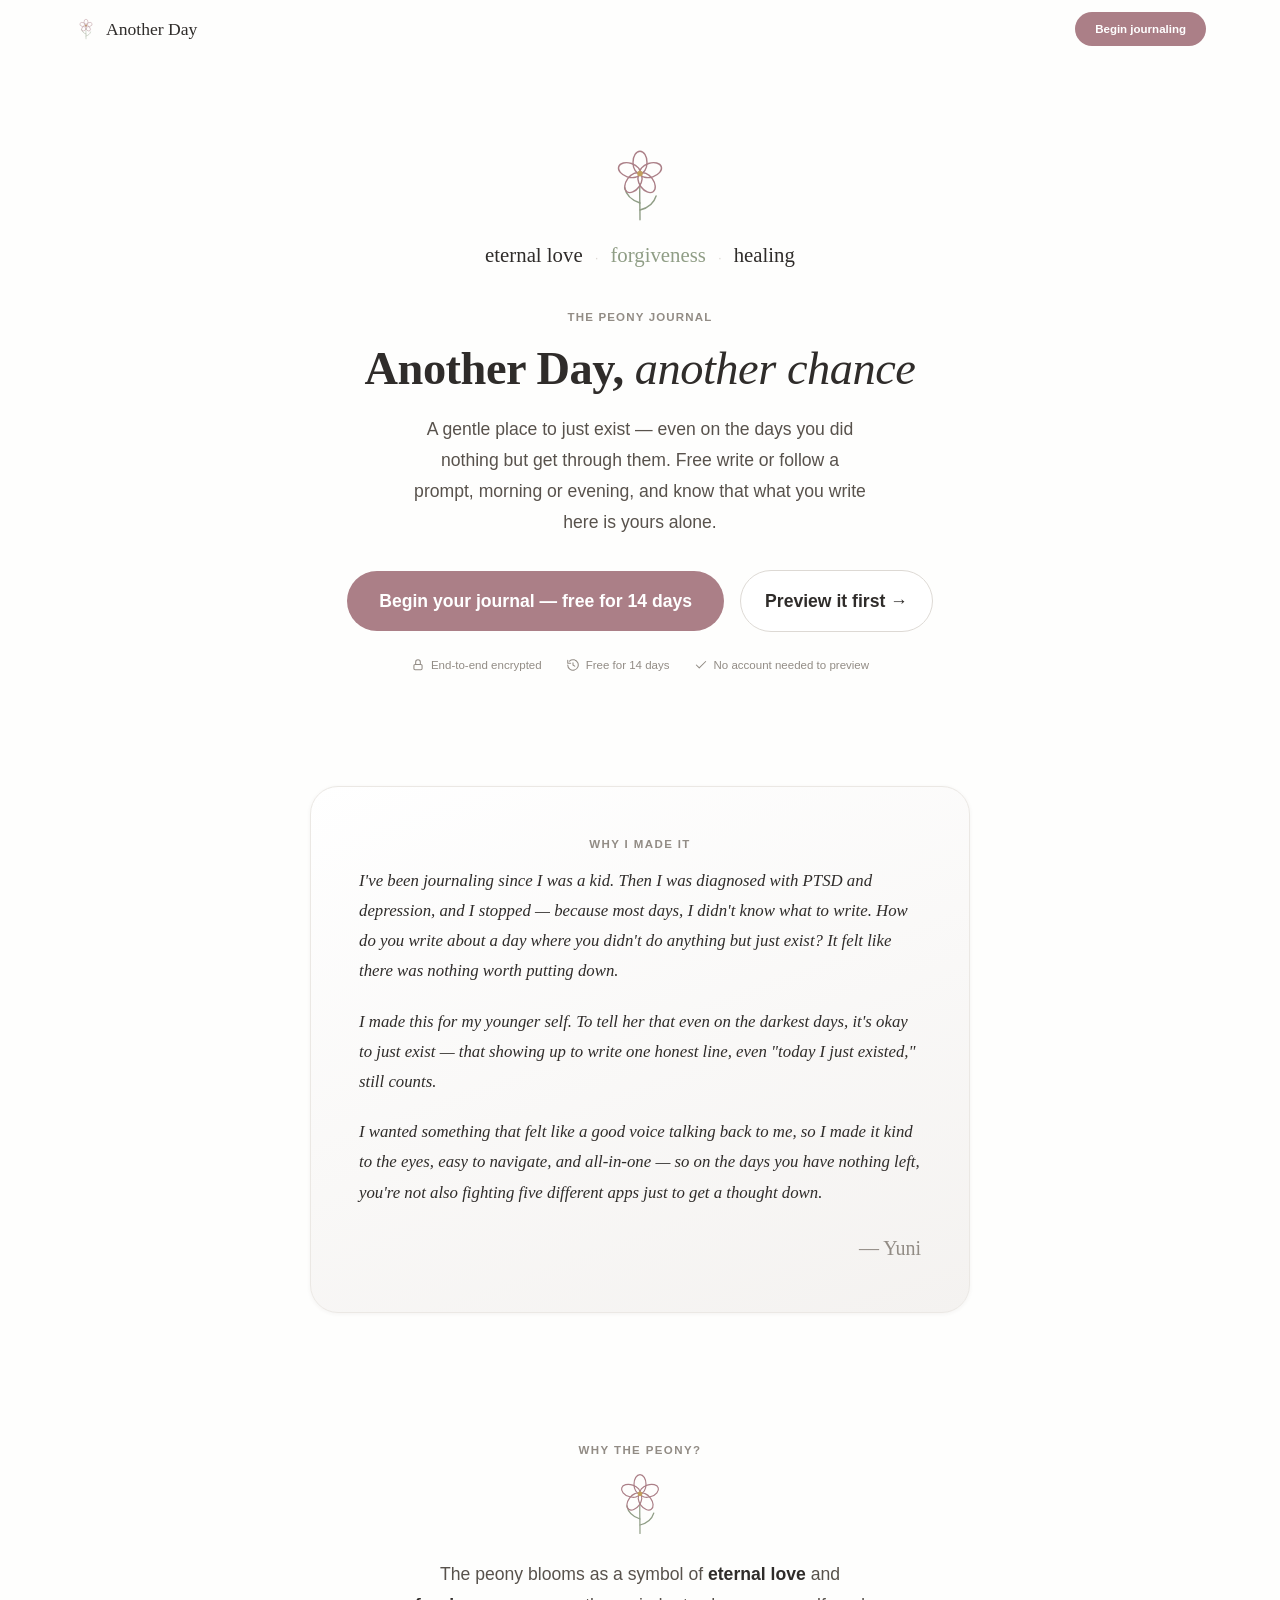
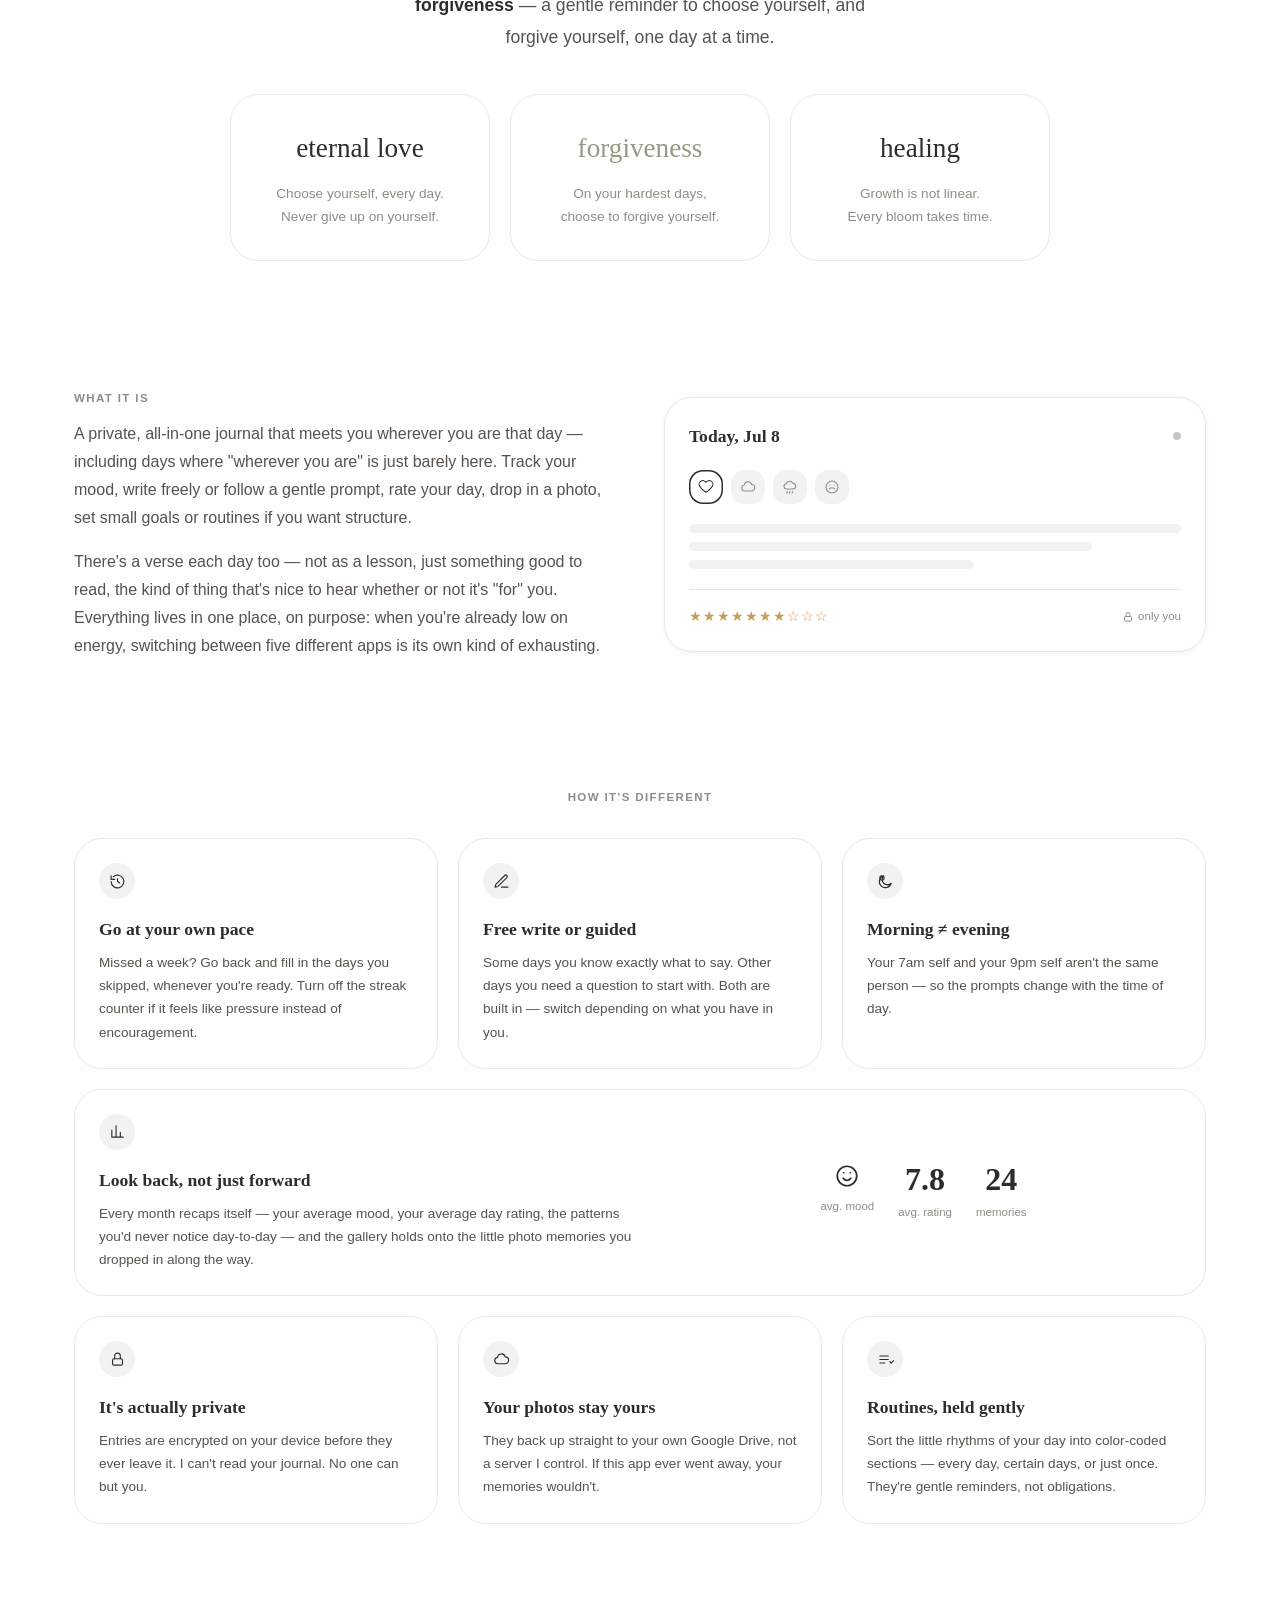
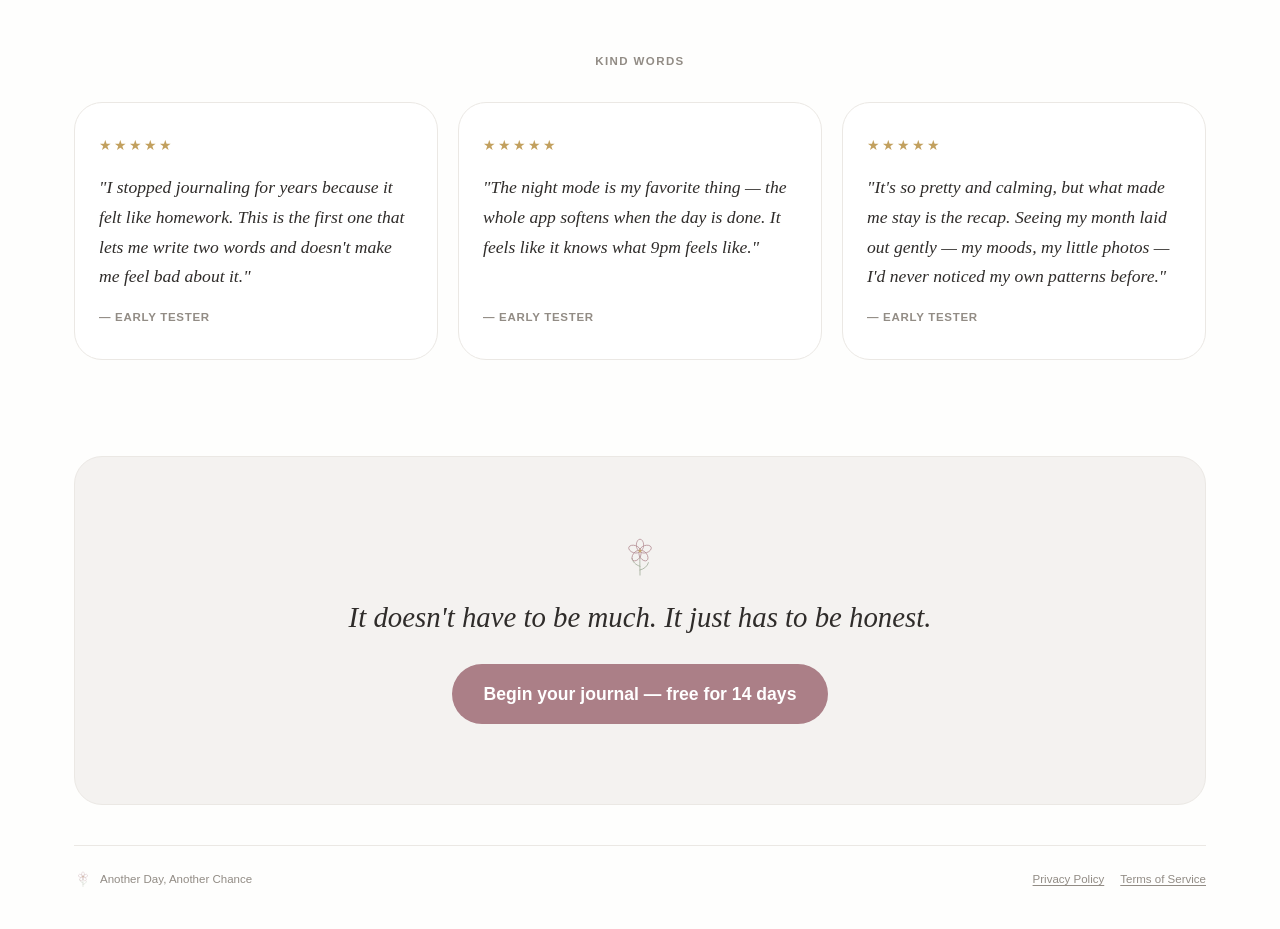
<file: start/index.html>
<!DOCTYPE html>
<html lang="en">
<head>
  <meta charset="UTF-8">
  <meta http-equiv="Content-Security-Policy" content="
    default-src 'self';
    script-src 'self' 'sha256-UXz6T5p+HVz9xkEXKgSUj+/r8+mtB6vbYKoWcYzki10=';
    style-src 'self' 'unsafe-inline' https://fonts.googleapis.com;
    font-src 'self' https://fonts.gstatic.com;
    img-src 'self' data:;
    connect-src 'self';
    base-uri 'self';
    form-action 'self';
    object-src 'none';
  ">
  <meta name="viewport" content="width=device-width, initial-scale=1.0, viewport-fit=cover">
  <meta name="theme-color" content="#b76e79">
  <link rel="icon" type="image/png" href="/assets/icon-192.png">
  <link rel="apple-touch-icon" href="/assets/apple-touch-icon.png">

  <title>Another Day, Another Chance — a gentle place to just exist</title>
  <meta name="description" content="A private journal for days you did nothing but exist. Free write or guided prompts, morning and evening, encrypted so only you can read it — and it's okay to write just one line.">

  <!-- Open Graph -->
  <meta property="og:title" content="Another Day, Another Chance">
  <meta property="og:description" content="A private journal for days you did nothing but exist. It's okay to write just one line.">
  <meta property="og:type" content="website">
  <meta property="og:image" content="/assets/icon-512.png">

  <!-- Fonts -->
  <link rel="preconnect" href="https://fonts.googleapis.com">
  <link rel="preconnect" href="https://fonts.gstatic.com" crossorigin>
  <link href="https://fonts.googleapis.com/css2?family=Cormorant+Garamond:ital,wght@0,400;0,500;0,600;0,700;1,400;1,500;1,600&family=Parisienne&family=Nunito:wght@300;400;500;600;700&family=Dancing+Script:wght@600;700&display=swap" rel="stylesheet">

  <!-- CSS — shared tokens/components from the app, plus this page's own layout -->
  <link rel="stylesheet" href="/css/variables.css">
  <link rel="stylesheet" href="/css/base.css">
  <link rel="stylesheet" href="/css/components.css">
  <link rel="stylesheet" href="/css/animations.css">
  <link rel="stylesheet" href="/css/landing.css">
</head>
<body class="landing-body">

  <!-- ── Nav ── -->
  <nav class="landing-nav" id="landing-nav">
    <div class="landing-nav-inner">
      <div class="landing-nav-brand">
        <svg viewBox="0 0 120 112" fill="none" xmlns="http://www.w3.org/2000/svg" aria-hidden="true"><g stroke="var(--color-accent-sage)" stroke-width="2" stroke-linecap="round"><path d="M60 104C60 78 59 64 60 52"/><path d="M60 80C48 76 40 68 38 58"/><path d="M60 90C72 87 80 80 83 70"/></g><g stroke="var(--color-accent-deep)" stroke-width="2" stroke-linejoin="round"><ellipse cx="60" cy="22" rx="10" ry="16"/><ellipse cx="60" cy="22" rx="10" ry="16" transform="rotate(72 60 38)"/><ellipse cx="60" cy="22" rx="10" ry="16" transform="rotate(144 60 38)"/><ellipse cx="60" cy="22" rx="10" ry="16" transform="rotate(216 60 38)"/><ellipse cx="60" cy="22" rx="10" ry="16" transform="rotate(288 60 38)"/></g><circle cx="60" cy="38" r="4" fill="var(--color-star-fill)"/></svg>
        Another Day
      </div>
      <a href="/coming-soon.html" class="btn btn-primary">Begin journaling</a>
    </div>
  </nav>

  <div class="landing-wrap">

    <!-- ── Hero ── -->
    <header class="landing-hero">
      <div class="landing-hero-inner animate-fade-in">

        <div class="landing-meanings">
          <svg class="landing-hero-mark" viewBox="0 0 120 112" fill="none" xmlns="http://www.w3.org/2000/svg" aria-hidden="true"><g stroke="var(--color-accent-sage)" stroke-width="2" stroke-linecap="round"><path d="M60 104C60 78 59 64 60 52"/><path d="M60 80C48 76 40 68 38 58"/><path d="M60 90C72 87 80 80 83 70"/></g><g stroke="var(--color-accent-deep)" stroke-width="2" stroke-linejoin="round"><ellipse cx="60" cy="22" rx="10" ry="16"/><ellipse cx="60" cy="22" rx="10" ry="16" transform="rotate(72 60 38)"/><ellipse cx="60" cy="22" rx="10" ry="16" transform="rotate(144 60 38)"/><ellipse cx="60" cy="22" rx="10" ry="16" transform="rotate(216 60 38)"/><ellipse cx="60" cy="22" rx="10" ry="16" transform="rotate(288 60 38)"/></g><circle cx="60" cy="38" r="4" fill="var(--color-star-fill)"/></svg>
          <div class="landing-meaning-row">
            <span class="landing-meaning-word rose">eternal love</span>
            <span class="landing-meaning-sep">·</span>
            <span class="landing-meaning-word sage">forgiveness</span>
            <span class="landing-meaning-sep">·</span>
            <span class="landing-meaning-word rose">healing</span>
          </div>
        </div>

        <div class="landing-hero-eyebrow">the peony journal</div>

        <h1 class="landing-hero-title">Another Day, <em>another chance</em></h1>

        <p class="landing-hero-sub">
          A gentle place to just exist — even on the days you did nothing
          but get through them. Free write or follow a prompt, morning or
          evening, and know that what you write here is yours alone.
        </p>

        <div class="landing-hero-actions">
          <a href="/coming-soon.html" class="btn btn-primary">Begin your journal — free for 14 days</a>
          <a href="/coming-soon.html" class="landing-hero-ghost">Preview it first →</a>
        </div>

        <div class="landing-trust-row">
          <span><svg viewBox="0 0 24 24" fill="none" stroke="currentColor" stroke-width="1.8" stroke-linecap="round" stroke-linejoin="round"><rect x="5" y="11" width="14" height="9" rx="2"/><path d="M8 11V7a4 4 0 0 1 8 0v4"/></svg> End-to-end encrypted</span>
          <span><svg viewBox="0 0 24 24" fill="none" stroke="currentColor" stroke-width="1.8" stroke-linecap="round" stroke-linejoin="round"><path d="M3 12a9 9 0 1 0 3-6.7"/><path d="M3 4v5h5"/><path d="M12 8v4l3 2"/></svg> Free for 14 days</span>
          <span><svg viewBox="0 0 24 24" fill="none" stroke="currentColor" stroke-width="1.8" stroke-linecap="round" stroke-linejoin="round"><path d="M20 6 9 17l-5-5"/></svg> No account needed to preview</span>
        </div>
      </div>
    </header>

    <!-- ── Why I made it ── -->
    <section class="landing-section reveal">
      <div class="landing-letter">
        <div class="landing-kicker">why I made it</div>
        <p>I've been journaling since I was a kid. Then I was diagnosed with PTSD and depression, and I stopped — because most days, I didn't know what to write. How do you write about a day where you didn't do anything but just exist? It felt like there was nothing worth putting down.</p>
        <p>I made this for my younger self. To tell her that even on the darkest days, it's okay to just exist — that showing up to write one honest line, even "today I just existed," still counts.</p>
        <p>I wanted something that felt like a good voice talking back to me, so I made it kind to the eyes, easy to navigate, and all-in-one — so on the days you have nothing left, you're not also fighting five different apps just to get a thought down.</p>
        <div class="landing-signature">— Yuni</div>
      </div>
    </section>

    <!-- ── Why the peony ── -->
    <section class="landing-section landing-peony reveal">
      <div class="landing-kicker center">why the peony?</div>
      <svg class="landing-peony-flower" viewBox="0 0 120 112" fill="none" xmlns="http://www.w3.org/2000/svg" aria-hidden="true"><g stroke="var(--color-accent-sage)" stroke-width="2" stroke-linecap="round"><path d="M60 104C60 78 59 64 60 52"/><path d="M60 80C48 76 40 68 38 58"/><path d="M60 90C72 87 80 80 83 70"/></g><g stroke="var(--color-accent-deep)" stroke-width="2" stroke-linejoin="round"><ellipse cx="60" cy="22" rx="10" ry="16"/><ellipse cx="60" cy="22" rx="10" ry="16" transform="rotate(72 60 38)"/><ellipse cx="60" cy="22" rx="10" ry="16" transform="rotate(144 60 38)"/><ellipse cx="60" cy="22" rx="10" ry="16" transform="rotate(216 60 38)"/><ellipse cx="60" cy="22" rx="10" ry="16" transform="rotate(288 60 38)"/></g><circle cx="60" cy="38" r="4" fill="var(--color-star-fill)"/></svg>
      <p class="landing-peony-text">
        The peony blooms as a symbol of <strong>eternal love</strong> and
        <strong>forgiveness</strong> — a gentle reminder to choose yourself,
        and forgive yourself, one day at a time.
      </p>

      <div class="landing-peony-grid reveal-stagger">
        <div class="landing-peony-card">
          <span class="landing-meaning-word rose">eternal love</span>
          <p>Choose yourself, every day.<br>Never give up on yourself.</p>
        </div>
        <div class="landing-peony-card">
          <span class="landing-meaning-word sage">forgiveness</span>
          <p>On your hardest days,<br>choose to forgive yourself.</p>
        </div>
        <div class="landing-peony-card">
          <span class="landing-meaning-word rose">healing</span>
          <p>Growth is not linear.<br>Every bloom takes time.</p>
        </div>
      </div>
    </section>

    <!-- ── What it is ── -->
    <section class="landing-section landing-what reveal">
      <div class="landing-what-body">
        <div class="landing-kicker">what it is</div>
        <p>A private, all-in-one journal that meets you wherever you are that day — including days where "wherever you are" is just barely here. Track your mood, write freely or follow a gentle prompt, rate your day, drop in a photo, set small goals or routines if you want structure.</p>
        <p>There's a verse each day too — not as a lesson, just something good to read, the kind of thing that's nice to hear whether or not it's "for" you. Everything lives in one place, on purpose: when you're already low on energy, switching between five different apps is its own kind of exhausting.</p>
      </div>

      <div class="landing-mock" aria-hidden="true">
        <div class="landing-mock-head">
          <div class="landing-mock-date">Today, Jul 8</div>
          <div class="landing-mock-dot"></div>
        </div>
        <div class="landing-mock-row">
          <div class="landing-mock-mood selected"><svg viewBox="0 0 24 24" fill="none" stroke="currentColor" stroke-width="1.6" stroke-linecap="round" stroke-linejoin="round" aria-hidden="true"><path d="M12 20s-7-4.6-9.5-9A5.5 5.5 0 0 1 12 5a5.5 5.5 0 0 1 9.5 6c-2.5 4.4-9.5 9-9.5 9Z"/></svg></div>
          <div class="landing-mock-mood"><svg viewBox="0 0 24 24" fill="none" stroke="currentColor" stroke-width="1.6" stroke-linecap="round" stroke-linejoin="round" aria-hidden="true"><path d="M7 18a4.5 4.5 0 0 1-.5-8.97A5.5 5.5 0 0 1 17.3 8.3 4 4 0 0 1 17 18Z"/></svg></div>
          <div class="landing-mock-mood"><svg viewBox="0 0 24 24" fill="none" stroke="currentColor" stroke-width="1.6" stroke-linecap="round" stroke-linejoin="round" aria-hidden="true"><path d="M7 15a4 4 0 0 1-.5-7.97A5 5 0 0 1 16 6.5 3.5 3.5 0 0 1 16.5 15Z"/><path d="M8 19l-1 2M12 19l-1 2M16 19l-1 2"/></svg></div>
          <div class="landing-mock-mood"><svg viewBox="0 0 24 24" fill="none" stroke="currentColor" stroke-width="1.6" stroke-linecap="round" stroke-linejoin="round" aria-hidden="true"><circle cx="12" cy="12" r="9"/><path d="M8.5 14.5s1.5-1.5 3.5-1.5 3.5 1.5 3.5 1.5"/><path d="M9 9h.01M15 9h.01"/></svg></div>
        </div>
        <div class="landing-mock-lines">
          <div class="landing-mock-line w-full"></div>
          <div class="landing-mock-line w-4-5"></div>
          <div class="landing-mock-line w-3-5"></div>
        </div>
        <div class="landing-mock-foot">
          <div class="landing-mock-stars">★★★★★★★☆☆☆</div>
          <div class="landing-mock-lock"><svg viewBox="0 0 24 24" fill="none" stroke="currentColor" stroke-width="2" stroke-linecap="round" stroke-linejoin="round"><rect x="5" y="11" width="14" height="9" rx="2"/><path d="M8 11V7a4 4 0 0 1 8 0v4"/></svg> only you</div>
        </div>
      </div>
    </section>

    <!-- ── How it's different ── -->
    <section class="landing-section">
      <div class="landing-kicker center">how it's different</div>

      <div class="landing-grid reveal-stagger">

        <div class="landing-feature">
          <div class="landing-feature-icon"><svg viewBox="0 0 24 24" fill="none" stroke="currentColor" stroke-width="1.6" stroke-linecap="round" stroke-linejoin="round" aria-hidden="true"><path d="M3 12a9 9 0 1 0 3-6.7"/><path d="M3 4v5h5"/><path d="M12 8v4l3 2"/></svg></div>
          <div class="landing-feature-title">Go at your own pace</div>
          <div class="landing-feature-body">Missed a week? Go back and fill in the days you skipped, whenever you're ready. Turn off the streak counter if it feels like pressure instead of encouragement.</div>
        </div>

        <div class="landing-feature">
          <div class="landing-feature-icon"><svg viewBox="0 0 24 24" fill="none" stroke="currentColor" stroke-width="1.6" stroke-linecap="round" stroke-linejoin="round" aria-hidden="true"><path d="M12 20h9"/><path d="M16.5 3.5a2.1 2.1 0 0 1 3 3L7 19l-4 1 1-4Z"/></svg></div>
          <div class="landing-feature-title">Free write or guided</div>
          <div class="landing-feature-body">Some days you know exactly what to say. Other days you need a question to start with. Both are built in — switch depending on what you have in you.</div>
        </div>

        <div class="landing-feature">
          <div class="landing-feature-icon"><svg viewBox="0 0 24 24" fill="none" stroke="currentColor" stroke-width="1.6" stroke-linecap="round" stroke-linejoin="round" aria-hidden="true"><path d="M20 14.5A8.5 8.5 0 1 1 9.5 4a6.5 6.5 0 0 0 10.5 10.5Z"/><circle cx="7" cy="7" r="3"/></svg></div>
          <div class="landing-feature-title">Morning ≠ evening</div>
          <div class="landing-feature-body">Your 7am self and your 9pm self aren't the same person — so the prompts change with the time of day.</div>
        </div>

        <div class="landing-feature span-wide">
          <div class="landing-feature-text">
            <div class="landing-feature-icon"><svg viewBox="0 0 24 24" fill="none" stroke="currentColor" stroke-width="1.6" stroke-linecap="round" stroke-linejoin="round" aria-hidden="true"><path d="M4 20V10M10 20V4M16 20v-7M4 20h16"/></svg></div>
            <div class="landing-feature-title">Look back, not just forward</div>
            <div class="landing-feature-body">Every month recaps itself — your average mood, your average day rating, the patterns you'd never notice day-to-day — and the gallery holds onto the little photo memories you dropped in along the way.</div>
          </div>
          <div class="landing-feature-stats">
            <div class="landing-stat">
              <div class="landing-stat-value landing-stat-icon"><svg viewBox="0 0 24 24" fill="none" stroke="currentColor" stroke-width="1.6" stroke-linecap="round" stroke-linejoin="round" aria-hidden="true"><circle cx="12" cy="12" r="9"/><path d="M8.5 14s1.5 2 3.5 2 3.5-2 3.5-2"/><path d="M9 9h.01M15 9h.01"/></svg></div>
              <div class="landing-stat-label">avg. mood</div>
            </div>
            <div class="landing-stat">
              <div class="landing-stat-value">7.8</div>
              <div class="landing-stat-label">avg. rating</div>
            </div>
            <div class="landing-stat">
              <div class="landing-stat-value">24</div>
              <div class="landing-stat-label">memories</div>
            </div>
          </div>
        </div>

        <div class="landing-feature">
          <div class="landing-feature-icon"><svg viewBox="0 0 24 24" fill="none" stroke="currentColor" stroke-width="1.6" stroke-linecap="round" stroke-linejoin="round" aria-hidden="true"><rect x="5" y="11" width="14" height="9" rx="2"/><path d="M8 11V7a4 4 0 0 1 8 0v4"/></svg></div>
          <div class="landing-feature-title">It's actually private</div>
          <div class="landing-feature-body">Entries are encrypted on your device before they ever leave it. I can't read your journal. No one can but you.</div>
        </div>

        <div class="landing-feature">
          <div class="landing-feature-icon"><svg viewBox="0 0 24 24" fill="none" stroke="currentColor" stroke-width="1.6" stroke-linecap="round" stroke-linejoin="round" aria-hidden="true"><path d="M7 18a4.5 4.5 0 0 1-.5-8.97A5.5 5.5 0 0 1 17.3 8.3 4 4 0 0 1 17 18Z"/></svg></div>
          <div class="landing-feature-title">Your photos stay yours</div>
          <div class="landing-feature-body">They back up straight to your own Google Drive, not a server I control. If this app ever went away, your memories wouldn't.</div>
        </div>

        <div class="landing-feature">
          <div class="landing-feature-icon"><svg viewBox="0 0 24 24" fill="none" stroke="currentColor" stroke-width="1.6" stroke-linecap="round" stroke-linejoin="round" aria-hidden="true"><path d="M4 7h12M4 12h12M4 17h7"/><path d="M18 15l2 2 3.5-3.5"/></svg></div>
          <div class="landing-feature-title">Routines, held gently</div>
          <div class="landing-feature-body">Sort the little rhythms of your day into color-coded sections — every day, certain days, or just once. They're gentle reminders, not obligations.</div>
        </div>

      </div>
    </section>

    <!-- ── Reviews ── -->
    <section class="landing-section">
      <div class="landing-kicker center">kind words</div>
      <div class="landing-reviews-grid reveal-stagger">
        <div class="landing-review">
          <div class="landing-review-stars">★★★★★</div>
          <div class="landing-review-quote">"I stopped journaling for years because it felt like homework. This is the first one that lets me write two words and doesn't make me feel bad about it."</div>
          <div class="landing-review-name">— Early tester</div>
        </div>
        <div class="landing-review">
          <div class="landing-review-stars">★★★★★</div>
          <div class="landing-review-quote">"The night mode is my favorite thing — the whole app softens when the day is done. It feels like it knows what 9pm feels like."</div>
          <div class="landing-review-name">— Early tester</div>
        </div>
        <div class="landing-review">
          <div class="landing-review-stars">★★★★★</div>
          <div class="landing-review-quote">"It's so pretty and calming, but what made me stay is the recap. Seeing my month laid out gently — my moods, my little photos — I'd never noticed my own patterns before."</div>
          <div class="landing-review-name">— Early tester</div>
        </div>
      </div>
    </section>

    <!-- ── Closing CTA ── -->
    <section class="landing-cta reveal">
      <svg class="landing-cta-mark" viewBox="0 0 120 112" fill="none" xmlns="http://www.w3.org/2000/svg" aria-hidden="true"><g stroke="var(--color-accent-sage)" stroke-width="2" stroke-linecap="round"><path d="M60 104C60 78 59 64 60 52"/><path d="M60 80C48 76 40 68 38 58"/><path d="M60 90C72 87 80 80 83 70"/></g><g stroke="var(--color-accent-deep)" stroke-width="2" stroke-linejoin="round"><ellipse cx="60" cy="22" rx="10" ry="16"/><ellipse cx="60" cy="22" rx="10" ry="16" transform="rotate(72 60 38)"/><ellipse cx="60" cy="22" rx="10" ry="16" transform="rotate(144 60 38)"/><ellipse cx="60" cy="22" rx="10" ry="16" transform="rotate(216 60 38)"/><ellipse cx="60" cy="22" rx="10" ry="16" transform="rotate(288 60 38)"/></g><circle cx="60" cy="38" r="4" fill="var(--color-star-fill)"/></svg>
      <div class="landing-cta-title">It doesn't have to be much. It just has to be honest.</div>
      <a href="/coming-soon.html" class="btn btn-primary">Begin your journal — free for 14 days</a>
    </section>

    <!-- ── Footer ── -->
    <footer class="landing-footer">
      <div class="landing-footer-brand">
        <svg viewBox="0 0 120 112" fill="none" xmlns="http://www.w3.org/2000/svg" aria-hidden="true"><g stroke="var(--color-accent-sage)" stroke-width="2" stroke-linecap="round"><path d="M60 104C60 78 59 64 60 52"/><path d="M60 80C48 76 40 68 38 58"/><path d="M60 90C72 87 80 80 83 70"/></g><g stroke="var(--color-accent-deep)" stroke-width="2" stroke-linejoin="round"><ellipse cx="60" cy="22" rx="10" ry="16"/><ellipse cx="60" cy="22" rx="10" ry="16" transform="rotate(72 60 38)"/><ellipse cx="60" cy="22" rx="10" ry="16" transform="rotate(144 60 38)"/><ellipse cx="60" cy="22" rx="10" ry="16" transform="rotate(216 60 38)"/><ellipse cx="60" cy="22" rx="10" ry="16" transform="rotate(288 60 38)"/></g><circle cx="60" cy="38" r="4" fill="var(--color-star-fill)"/></svg>
        Another Day, Another Chance
      </div>
      <div class="landing-footer-links">
        <a href="/coming-soon.html" class="btn-link text-muted">Privacy Policy</a>
        <a href="/coming-soon.html" class="btn-link text-muted">Terms of Service</a>
      </div>
    </footer>

  </div>

  <script>
    // Sticky nav shadow once the page scrolls past the top
    const nav = document.getElementById('landing-nav');
    window.addEventListener('scroll', () => {
      nav.classList.toggle('is-scrolled', window.scrollY > 8);
    }, { passive: true });

    // Reveal sections as they enter the viewport
    const io = new IntersectionObserver((entries) => {
      entries.forEach(e => {
        if (e.isIntersecting) {
          e.target.classList.add('is-visible');
          io.unobserve(e.target);
        }
      });
    }, { threshold: 0.15, rootMargin: '0px 0px -60px 0px' });

    document.querySelectorAll('.reveal, .reveal-stagger').forEach(el => io.observe(el));
  </script>

</body>
</html>
</file>
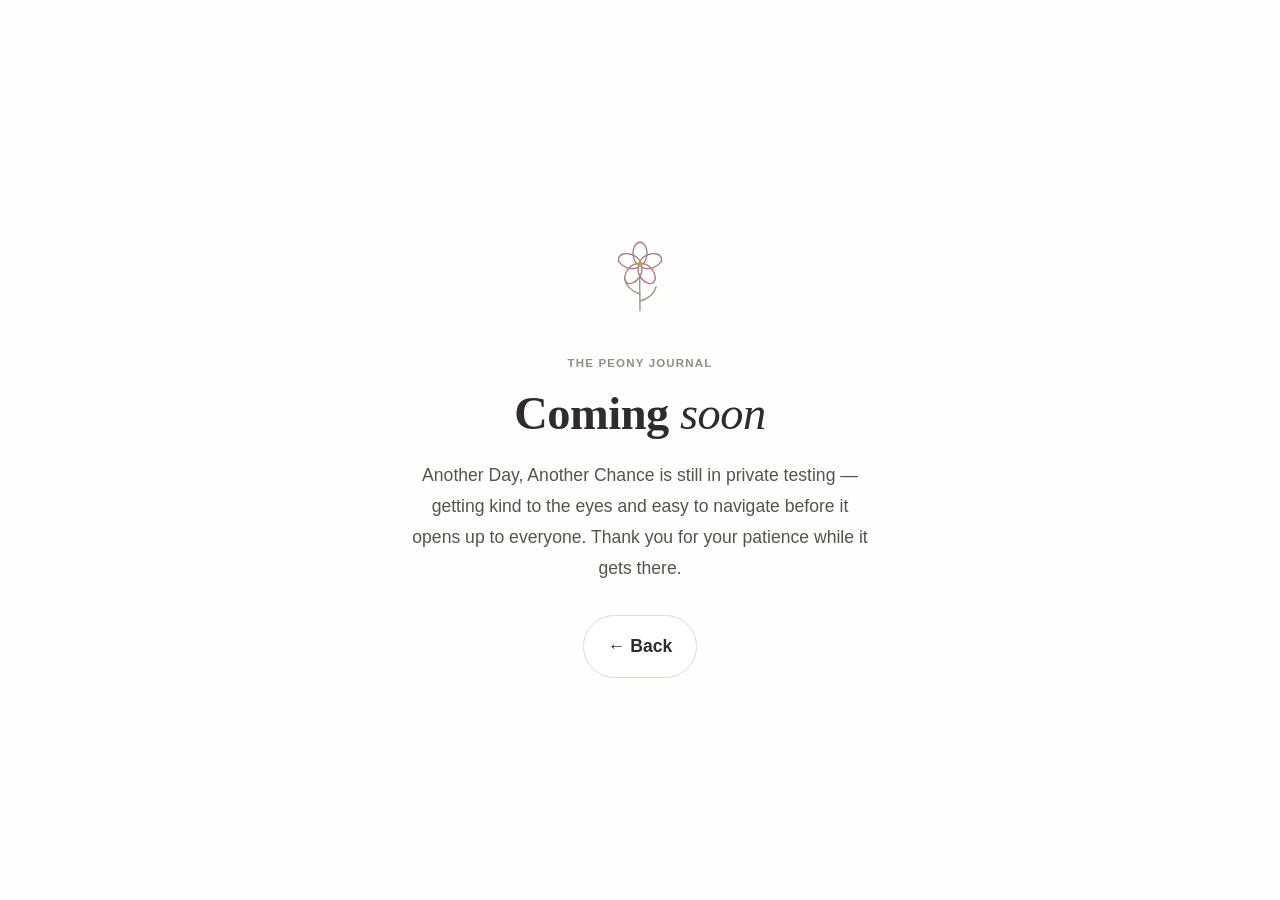
<file: coming-soon.html>
<!DOCTYPE html>
<html lang="en">
<head>
  <meta charset="UTF-8">
  <meta http-equiv="Content-Security-Policy" content="
    default-src 'self';
    script-src 'self';
    style-src 'self' 'unsafe-inline' https://fonts.googleapis.com;
    font-src 'self' https://fonts.gstatic.com;
    img-src 'self' data:;
    connect-src 'self';
    base-uri 'self';
    form-action 'self';
    object-src 'none';
  ">
  <meta name="viewport" content="width=device-width, initial-scale=1.0, viewport-fit=cover">
  <meta name="theme-color" content="#b76e79">
  <link rel="icon" type="image/png" href="/assets/icon-192.png">
  <link rel="apple-touch-icon" href="/assets/apple-touch-icon.png">

  <title>Another Day, Another Chance — coming soon</title>
  <meta name="description" content="Another Day, Another Chance is in private testing right now. Check back soon.">
  <meta name="robots" content="noindex">

  <link rel="preconnect" href="https://fonts.googleapis.com">
  <link rel="preconnect" href="https://fonts.gstatic.com" crossorigin>
  <link href="https://fonts.googleapis.com/css2?family=Cormorant+Garamond:ital,wght@0,500,0,600&family=Dancing+Script:wght@600;700&family=Nunito:wght@400;500;600&display=swap" rel="stylesheet">

  <link rel="stylesheet" href="/css/variables.css">
  <link rel="stylesheet" href="/css/base.css">
  <link rel="stylesheet" href="/css/components.css">
  <link rel="stylesheet" href="/css/animations.css">
  <link rel="stylesheet" href="/css/landing.css">
</head>
<body class="landing-body">

  <main class="landing-hero" style="min-height: 100vh; display: flex; align-items: center;">
    <div class="landing-hero-inner animate-fade-in">

      <div class="landing-meanings">
        <svg class="landing-hero-mark" viewBox="0 0 120 112" fill="none" xmlns="http://www.w3.org/2000/svg" aria-hidden="true"><g stroke="var(--color-accent-sage)" stroke-width="2" stroke-linecap="round"><path d="M60 104C60 78 59 64 60 52"/><path d="M60 80C48 76 40 68 38 58"/><path d="M60 90C72 87 80 80 83 70"/></g><g stroke="var(--color-accent-deep)" stroke-width="2" stroke-linejoin="round"><ellipse cx="60" cy="22" rx="10" ry="16"/><ellipse cx="60" cy="22" rx="10" ry="16" transform="rotate(72 60 38)"/><ellipse cx="60" cy="22" rx="10" ry="16" transform="rotate(144 60 38)"/><ellipse cx="60" cy="22" rx="10" ry="16" transform="rotate(216 60 38)"/><ellipse cx="60" cy="22" rx="10" ry="16" transform="rotate(288 60 38)"/></g><circle cx="60" cy="38" r="4" fill="var(--color-star-fill)"/></svg>
      </div>

      <div class="landing-hero-eyebrow">the peony journal</div>

      <h1 class="landing-hero-title">Coming <em>soon</em></h1>

      <p class="landing-hero-sub">
        Another Day, Another Chance is still in private testing —
        getting kind to the eyes and easy to navigate before it opens
        up to everyone. Thank you for your patience while it gets there.
      </p>

      <div class="landing-hero-actions">
        <a href="/start" class="landing-hero-ghost">← Back</a>
      </div>
    </div>
  </main>

</body>
</html>
</file>
<file: css/variables.css>
:root {
  /* Colors — Rosewater is the base theme: ivory ground, antique rose
     accent, warm ink text */
  --color-bg:           #faf7f3;
  --color-surface:      #ffffff;
  --color-surface-alt:  #f6f0ec;
  --color-surface-warm: #f3e7e4;
  --color-border:       #e0d0ca;
  --color-border-light: #ede1dc;
  --color-accent-rose:   #c08a92;
  --color-accent-pink:   #d9afb4;
  --color-accent-deep:   #b76e79;
  --color-accent-script: #9e5a65;
  /* Generic accent — follows the theme because it references the
     accent-deep var, which every theme overrides. */
  --color-accent:        var(--color-accent-deep);
  /* Sage is the second accent — every theme pairs its primary hue with a
     complementary partner here so icons/highlights read as two colors
     instead of one monochrome tint. */
  --color-accent-sage:  #97a58c;
  --color-accent-sage-light: #c3cdb8;
  --color-text-heading: #3f3338;
  --color-text-body:    #6b5a60;
  --color-text-muted:   #86747a;
  --color-text-light:   #c0b2b6;
  --color-star-fill:    #c5a05a;
  --color-star-empty:   #e7dad5;
  --color-success:      #97a58c;
  --color-overlay:      rgba(63, 51, 56, 0.4);
  --cursor-glow-color:  rgba(183, 110, 121, 0.4);

  /* Fonts */
  --font-heading: 'Cormorant Garamond', Georgia, serif;
  /* Titles render in the serif everywhere; cursive lives on only in the
     brand wordmark, which sets its face inline. */
  --font-script:  var(--font-heading);

  /* Background washes — two whisper-quiet radial tints per theme,
     replacing the tiled peony wallpaper */
  --wash-a: rgba(183, 110, 121, 0.07);
  --wash-b: rgba(151, 165, 140, 0.06);

  /* Fine-line peony cursor, tinted per theme */
  --cursor-flower: url('../assets/peony-cursor-line.svg') 16 15;
  --font-body:    'Nunito', -apple-system, BlinkMacSystemFont, sans-serif;

  /* Font sizes */
  --fs-xs:    0.72rem;
  --fs-sm:    0.85rem;
  --fs-base:  1rem;
  --fs-md:    1.1rem;
  --fs-lg:    1.25rem;
  --fs-xl:    1.5rem;
  --fs-2xl:   2rem;
  --fs-3xl:   2.6rem;
  --fs-script-lg: 2.2rem;
  --fs-script-xl: 3rem;

  /* Spacing */
  --sp-1:  0.25rem;
  --sp-2:  0.5rem;
  --sp-3:  0.75rem;
  --sp-4:  1rem;
  --sp-5:  1.25rem;
  --sp-6:  1.5rem;
  --sp-8:  2rem;
  --sp-10: 2.5rem;
  --sp-12: 3rem;
  --sp-16: 4rem;
  --sp-20: 5rem;

  /* Radii */
  --radius-sm:   8px;
  --radius-md:   14px;
  --radius-lg:   20px;
  --radius-xl:   28px;
  --radius-full: 999px;

  /* Shadows */
  --shadow-sm:  0 1px 4px rgba(63, 51, 56, 0.06);
  --shadow-md:  0 4px 16px rgba(63, 51, 56, 0.10);
  --shadow-lg:  0 8px 32px rgba(63, 51, 56, 0.13);
  --shadow-card: 0 2px 12px rgba(158, 118, 128, 0.10);

  /* Transitions */
  --transition-fast:   0.15s ease;
  --transition-base:   0.25s ease;
  --transition-slow:   0.4s ease;
  --transition-spring: 0.35s cubic-bezier(0.34, 1.56, 0.64, 1);

  /* Layout */
  --sidebar-width:      240px;
  --sidebar-width-sm:   200px;
  --content-max-width:  720px;
  --mobile-nav-height:  64px;
  --header-height:      56px;
}

/* ── Lavender Theme ── */
[data-theme="lavender"] {
  --color-bg:            #f5f0fd;
  --color-surface-alt:   #f9f5fe;
  --color-surface-warm:  #fdf9ff;
  --color-border:        #d4c0e8;
  --color-border-light:  #ece0f8;
  --color-accent-rose:   #b0a0d4;
  --color-accent-pink:   #c8b8e8;
  --color-accent-deep:   #9080b8;
  --color-accent-script: #7a5aaa;
  --color-text-body:     #6a5a7a;
  --color-text-muted:    #8a78a8;
  --color-text-light:    #c8b8d8;
  --color-star-fill:     #b090d0;
  --color-accent-sage:   #c9a24a;
  --color-accent-sage-light: #e3cf94;
  --color-overlay:       rgba(70, 50, 90, 0.4);
  --cursor-glow-color:   rgba(140, 80, 210, 0.55);
  --wash-a: rgba(122, 90, 170, 0.07);
  --wash-b: rgba(144, 128, 184, 0.05);
  --cursor-flower: url('../assets/peony-cursor-line-lavender.svg') 16 15;
}

/* ── Mint Theme ── */
[data-theme="mint"] {
  --color-bg:            #f0fdf5;
  --color-surface-alt:   #f5fef8;
  --color-surface-warm:  #f8fffa;
  --color-border:        #b8ddc8;
  --color-border-light:  #d8f0e0;
  --color-accent-rose:   #90c4a8;
  --color-accent-pink:   #a8d8b8;
  --color-accent-deep:   #70a888;
  --color-accent-script: #4a8868;
  --color-text-body:     #4a6a58;
  --color-text-muted:    #6d8f7e;
  --color-text-light:    #b0c8b8;
  --color-star-fill:     #80b898;
  --color-accent-sage:   #d98a95;
  --color-accent-sage-light: #eec3c8;
  --color-overlay:       rgba(40, 70, 50, 0.4);
  --cursor-glow-color:   rgba(50, 150, 100, 0.5);
  --wash-a: rgba(74, 136, 104, 0.07);
  --wash-b: rgba(140, 170, 150, 0.05);
  --cursor-flower: url('../assets/peony-cursor-line-mint.svg') 16 15;
}

/* ── Peach Theme ── */
[data-theme="peach"] {
  --color-bg:            #fdf5f0;
  --color-surface-alt:   #fef9f5;
  --color-surface-warm:  #fffbf8;
  --color-border:        #e8c8a8;
  --color-border-light:  #f5e0c8;
  --color-accent-rose:   #d4a880;
  --color-accent-pink:   #e8c098;
  --color-accent-deep:   #b88860;
  --color-accent-script: #b86840;
  --color-text-body:     #7a5a40;
  --color-text-muted:    #97764f;
  --color-text-light:    #d0b090;
  --color-star-fill:     #d49060;
  --color-accent-sage:   #5f9690;
  --color-accent-sage-light: #a8cac4;
  --color-overlay:       rgba(90, 60, 30, 0.4);
  --cursor-glow-color:   rgba(200, 110, 50, 0.55);
  --wash-a: rgba(184, 104, 64, 0.07);
  --wash-b: rgba(168, 181, 160, 0.06);
  --cursor-flower: url('../assets/peony-cursor-line-peach.svg') 16 15;
}

/* ── Lemon Theme ── */
[data-theme="lemon"] {
  --color-bg:            #fdfaee;
  --color-surface-alt:   #fefcf4;
  --color-surface-warm:  #fffef8;
  --color-border:        #e8d8a0;
  --color-border-light:  #f5ecc8;
  /* Tangerine accents — all-gold made the theme read flat/beige */
  --color-accent-rose:   #e2a355;
  --color-accent-pink:   #f0c078;
  --color-accent-deep:   #c8802e;
  --color-accent-script: #c06a1c;
  --color-text-body:     #6a5c38;
  --color-text-muted:    #8f7c48;
  --color-text-light:    #d0c090;
  --color-star-fill:     #e8a020;
  --color-overlay:       rgba(80, 65, 20, 0.4);
  --cursor-glow-color:   rgba(224, 140, 40, 0.5);
  --cursor-flower: url('../assets/peony-cursor-line-lemon.svg') 16 15;
}

/* ── Midnight Theme ── */
[data-theme="midnight"] {
  --color-bg:            #0d0d1c;
  --color-surface:       #181832;
  --color-surface-alt:   #1f1f3e;
  --color-surface-warm:  #141428;
  --color-border:        #3e3e6a;
  --color-border-light:  #2c2c52;
  --color-accent-rose:   #c490e8;
  --color-accent-pink:   #e0b8ff;
  --color-accent-deep:   #9460c8;
  --color-accent-script: #ff90e0;
  --color-accent-sage:   #52aaa0;
  --color-accent-sage-light: #3d8078;
  --color-text-heading:  #ffffff;
  --color-text-body:     #f0eaff;
  --color-text-muted:    #c8b8f0;
  --color-text-light:    #9080c8;
  --color-star-fill:     #ffd060;
  --color-star-empty:    #28234a;
  --color-success:       #58d8a8;
  --color-overlay:       rgba(5, 5, 20, 0.88);
  --shadow-sm:  0 1px 4px rgba(0,0,0,0.5);
  --shadow-md:  0 4px 16px rgba(0,0,0,0.65);
  --shadow-lg:  0 8px 32px rgba(0,0,0,0.75);
  --shadow-card: 0 2px 20px rgba(160, 90, 255, 0.18);
  --cursor-glow-color:   rgba(255, 144, 224, 0.85);
  --wash-a: rgba(196, 144, 232, 0.10);
  --wash-b: rgba(82, 170, 160, 0.08);
  --cursor-flower: url('../assets/peony-cursor-line-midnight.svg') 16 15;
}

/* ── Sky Theme ── */
[data-theme="sky"] {
  --color-bg:            #f0f5fd;
  --color-surface-alt:   #f5f8fe;
  --color-surface-warm:  #f8faff;
  --color-border:        #b8c8e8;
  --color-border-light:  #d8e4f5;
  --color-accent-rose:   #90b0d4;
  --color-accent-pink:   #a8c4e8;
  --color-accent-deep:   #7090b8;
  --color-accent-script: #4870a8;
  --color-text-body:     #4a5a7a;
  --color-text-muted:    #6f81a3;
  --color-text-light:    #b0c0d8;
  --color-star-fill:     #7098c8;
  --color-accent-sage:   #d98a63;
  --color-accent-sage-light: #eac0a8;
  --color-overlay:       rgba(40, 55, 80, 0.4);
  --cursor-glow-color:   rgba(60, 100, 210, 0.5);
  --wash-a: rgba(72, 112, 168, 0.07);
  --wash-b: rgba(140, 160, 190, 0.05);
  --cursor-flower: url('../assets/peony-cursor-line-sky.svg') 16 15;
}

/* Rosewater is the base theme — its values live in :root above.
   (The old Blush theme was retired when Rosewater replaced it.) */

/* ══════════════════════════════════════════════════
   Night Mode — deeper, moodier version of each theme.
   Applied to <html> only while on the Today's Entry page
   with "Good night" selected; stripped on navigation away.
   ══════════════════════════════════════════════════ */

html.night-mode[data-theme="lavender"] {
  --color-bg:            #9070c0;
  --color-surface:       #f3eefb;
  --color-surface-alt:   #e8e0f5;
  --color-surface-warm:  #ede8f8;
  --color-border:        #c4b0dc;
  --color-border-light:  #dcd0f0;
  --color-accent-script: #5c30a8;
  --color-text-heading:  #1e0e3a;
  --color-text-body:     #382058;
  --color-text-muted:    #7060a0;
  --color-text-light:    #a890c8;
  --color-star-fill:     #8050c0;
}

html.night-mode[data-theme="mint"] {
  --color-bg:            #509870;
  --color-surface:       #edf8f2;
  --color-surface-alt:   #dff0e8;
  --color-surface-warm:  #e8f5ee;
  --color-border:        #a8d0bc;
  --color-border-light:  #c8e8d8;
  --color-accent-script: #1a6840;
  --color-text-heading:  #082010;
  --color-text-body:     #184028;
  --color-text-muted:    #407858;
  --color-text-light:    #70a888;
  --color-star-fill:     #309850;
}

html.night-mode[data-theme="peach"] {
  --color-bg:            #c07858;
  --color-surface:       #fdf3ec;
  --color-surface-alt:   #f5e4d4;
  --color-surface-warm:  #f8ede0;
  --color-border:        #ddb090;
  --color-border-light:  #eecdb0;
  --color-accent-script: #903018;
  --color-text-heading:  #2c1000;
  --color-text-body:     #4c2010;
  --color-text-muted:    #8c5830;
  --color-text-light:    #bc8858;
  --color-star-fill:     #b84818;
}

html.night-mode[data-theme="sky"] {
  --color-bg:            #4e70b0;
  --color-surface:       #eef3fb;
  --color-surface-alt:   #dce8f5;
  --color-surface-warm:  #e4edf8;
  --color-border:        #a8bedd;
  --color-border-light:  #c8d8f0;
  --color-accent-script: #1848a0;
  --color-text-heading:  #081428;
  --color-text-body:     #182848;
  --color-text-muted:    #486898;
  --color-text-light:    #7898c4;
  --color-star-fill:     #2858b0;
}
html.night-mode[data-theme="rosewater"] {
  --color-bg:            #9c5c58;
  --color-surface:       #f7f0ee;
  --color-surface-alt:   #eee2de;
  --color-surface-warm:  #f2e6e2;
  --color-border:        #cdb2ac;
  --color-border-light:  #e0cbc5;
  --color-accent-script: #8a443c;
  --color-text-heading:  #2e2420;
  --color-text-body:     #55463e;
  --color-text-muted:    #8d766c;
  --color-text-light:    #b59e94;
  --color-star-fill:     #b08838;
}

html.night-mode[data-theme="lemon"] {
  /* Warm honey-amber, not olive — darkened yellow drifts khaki, so the
     night tone leans golden-orange instead */
  --color-bg:            #c29040;
  --color-surface:       #fdf6e3;
  --color-surface-alt:   #f5ead0;
  --color-surface-warm:  #f9f0da;
  --color-border:        #d4b070;
  --color-border-light:  #e8d49c;
  --color-accent-script: #9c5410;
  --color-text-heading:  #331f00;
  --color-text-body:     #54400e;
  --color-text-muted:    #967632;
  --color-text-light:    #c0a260;
  --color-star-fill:     #c08a10;
}
/* midnight is already dark — night-mode has no extra effect */
</file>
<file: css/base.css>
*, *::before, *::after {
  box-sizing: border-box;
  margin: 0;
  padding: 0;
  /* Fine-line peony cursor, tinted per theme via --cursor-flower */
  cursor: var(--cursor-flower), auto;
}

/* The peony must win over every scattered `cursor: pointer` rule and
   inline style, or the cursor flips between peony and the system hand
   as you move around — hence the !important. */
a, button, [role="button"], [tabindex="0"], [onclick],
input[type="submit"], input[type="button"], input[type="reset"],
input[type="checkbox"], input[type="radio"],
label, select,
.cal-day:not(.other-month), .gallery-item, .media-dropzone, .brand-user,
a *, button *, [onclick] *,
.cal-day:not(.other-month) *, .gallery-item *, .media-dropzone * {
  cursor: var(--cursor-flower), pointer !important;
}

html {
  font-size: 16px;
  -webkit-text-size-adjust: 100%;
  scroll-behavior: smooth;
}

body {
  font-family: var(--font-body);
  font-size: var(--fs-base);
  color: var(--color-text-body);
  background-color: var(--color-bg);
  line-height: 1.65;
  -webkit-font-smoothing: antialiased;
  -moz-osx-font-smoothing: grayscale;
  overflow-x: hidden;
}

/* Night mode: a flat solid --color-bg read as one harsh block of color.
   Layering a soft top-to-bottom gradient plus a starfield (derived from
   each theme's own --color-bg via color-mix, so it needs no per-theme
   tuning) turns it into a calmer "wind down" backdrop instead. Sized and
   lit to actually read at a glance, not just in a zoomed-in crop. */
html.night-mode body {
  background-color: var(--color-bg);
  background-attachment: fixed;
  background-repeat: no-repeat;
  /* Floral layer sits between the stars (in front, so they stay crisp)
     and the opaque gradient base (behind, since it's a solid fill that
     would otherwise hide anything listed after it). background-size /
     background-position need one entry per layer — "auto" for every
     gradient (they size themselves via their own function args) and
     "cover" / "center" for the one plain image layer. */
  background-size: auto, auto, auto, auto, auto, auto, auto, auto, auto, auto, auto, auto, auto, cover, auto;
  background-position: 0 0, 0 0, 0 0, 0 0, 0 0, 0 0, 0 0, 0 0, 0 0, 0 0, 0 0, 0 0, 0 0, center, 0 0;
  background-image:
    radial-gradient(2.4px 2.4px at 8% 10%,  rgba(255,255,255,0.95), transparent 70%),
    radial-gradient(1.8px 1.8px at 21% 32%, rgba(255,255,255,0.75), transparent 70%),
    radial-gradient(2.6px 2.6px at 37% 6%,  rgba(255,255,255,0.9),  transparent 70%),
    radial-gradient(1.8px 1.8px at 54% 24%, rgba(255,255,255,0.7),  transparent 70%),
    radial-gradient(2.4px 2.4px at 30% 16%, rgba(255,255,255,0.85), transparent 70%),
    radial-gradient(1.8px 1.8px at 84% 38%, rgba(255,255,255,0.65), transparent 70%),
    radial-gradient(2.2px 2.2px at 13% 58%, rgba(255,255,255,0.75), transparent 70%),
    radial-gradient(1.8px 1.8px at 32% 74%, rgba(255,255,255,0.6),  transparent 70%),
    radial-gradient(2.4px 2.4px at 61% 66%, rgba(255,255,255,0.75), transparent 70%),
    radial-gradient(1.8px 1.8px at 91% 76%, rgba(255,255,255,0.6),  transparent 70%),
    radial-gradient(2.2px 2.2px at 46% 88%, rgba(255,255,255,0.7),  transparent 70%),
    radial-gradient(1.8px 1.8px at 70% 55%, rgba(255,255,255,0.6),  transparent 70%),
    radial-gradient(2px 2px   at 5% 42%,    rgba(255,255,255,0.55), transparent 70%),
    url('../assets/floral-bg.svg'),
    linear-gradient(180deg,
      color-mix(in srgb, var(--color-bg) 90%, white 8%)  0%,
      var(--color-bg) 45%,
      color-mix(in srgb, var(--color-bg) 76%, black 22%) 100%);
}

/* A crescent moon with a few companion stars, fixed in the upper corner.
   The element itself is 0x0 — every visible shape (disc, bite, stars,
   glow) is a box-shadow circle. That matters: a real `background` on
   the element would paint in front of its own shadows and hide the
   crescent bite entirely, which is what happened on the first pass.
   Shadows are listed front-to-back, so the bite must come before the
   disc to visibly cut into it, and the glow goes last (furthest back). */
html.night-mode body::before {
  content: '';
  position: fixed;
  top: 130px;
  right: 70px;
  width: 1px;
  height: 1px;
  border-radius: 50%;
  pointer-events: none;
  box-shadow:
    42px 26px 1.6px 1.6px rgba(255,255,255,0.9),
    -32px 34px 1.2px 1.2px rgba(255,255,255,0.7),
    16px -26px 1.8px 1.8px rgba(255,255,255,0.65),
    -4px 44px 1.4px 1.4px rgba(255,255,255,0.55),
    54px -8px 1.6px 1.6px rgba(255,255,255,0.6),
    -13px -4px 2px 25px color-mix(in srgb, var(--color-bg) 88%, white 10%),
    0 0 0 24px rgba(255,250,240,0.94),
    0 0 30px 8px rgba(255,255,255,0.16);
}

@media (max-width: 700px) {
  html.night-mode body::before {
    top: 130px;
    right: 26px;
    box-shadow:
      30px 18px 1.2px 1.2px rgba(255,255,255,0.9),
      -22px 24px 1px 1px   rgba(255,255,255,0.7),
      12px -18px 1.3px 1.3px rgba(255,255,255,0.6),
      -9px -3px 1.5px 18px color-mix(in srgb, var(--color-bg) 88%, white 10%),
      0 0 0 17px rgba(255,250,240,0.94),
      0 0 20px 6px rgba(255,255,255,0.14);
  }
}

/* Scrollbar */
::-webkit-scrollbar {
  width: 6px;
  height: 6px;
}
::-webkit-scrollbar-track {
  background: var(--color-bg);
}
::-webkit-scrollbar-thumb {
  background: var(--color-accent-rose);
  border-radius: var(--radius-full);
  opacity: 0.6;
}
::-webkit-scrollbar-thumb:hover {
  background: var(--color-accent-deep);
}

/* Typography base */
h1, h2, h3, h4, h5 {
  font-family: var(--font-heading);
  color: var(--color-text-heading);
  line-height: 1.25;
  font-weight: 700;
}

h1 { font-size: var(--fs-3xl); }
h2 { font-size: var(--fs-2xl); }
h3 { font-size: var(--fs-xl); }
h4 { font-size: var(--fs-lg); }
h5 { font-size: var(--fs-md); }

p {
  margin-bottom: var(--sp-4);
  color: var(--color-text-body);
}

a {
  color: var(--color-accent-deep);
  text-decoration: none;
  transition: color var(--transition-fast);
}
a:hover { color: var(--color-text-heading); }

.script {
  font-family: var(--font-script);
  color: var(--color-accent-pink);
}

.heading {
  font-family: var(--font-heading);
  color: var(--color-text-heading);
}

img, svg {
  max-width: 100%;
  display: block;
}

textarea, input, select {
  font-family: inherit;
  font-size: inherit;
  color: inherit;
}

button {
  font-family: inherit;
  border: none;
  background: none;
}

ul, ol { list-style: none; }

/* Selection */
::selection {
  background: var(--color-accent-pink);
  color: var(--color-surface);
  opacity: 0.3;
}

/* Focus visible */
:focus-visible {
  outline: 2px solid var(--color-accent-rose);
  outline-offset: 2px;
  border-radius: var(--radius-sm);
}

/* Utility classes */
.sr-only {
  position: absolute;
  width: 1px;
  height: 1px;
  padding: 0;
  margin: -1px;
  overflow: hidden;
  clip: rect(0, 0, 0, 0);
  white-space: nowrap;
  border: 0;
}

.text-muted { color: var(--color-text-muted); font-size: var(--fs-sm); }
.text-script { font-family: var(--font-script); }
.text-heading-font { font-family: var(--font-heading); }
.text-center { text-align: center; }
.text-right { text-align: right; }

.mt-1 { margin-top: var(--sp-1); }
.mt-2 { margin-top: var(--sp-2); }
.mt-3 { margin-top: var(--sp-3); }
.mt-4 { margin-top: var(--sp-4); }
.mt-6 { margin-top: var(--sp-6); }
.mt-8 { margin-top: var(--sp-8); }
.mb-2 { margin-bottom: var(--sp-2); }
.mb-4 { margin-bottom: var(--sp-4); }
.mb-6 { margin-bottom: var(--sp-6); }
.mb-8 { margin-bottom: var(--sp-8); }

.gap-2 { gap: var(--sp-2); }
.gap-3 { gap: var(--sp-3); }
.gap-4 { gap: var(--sp-4); }

.flex { display: flex; }
.flex-col { flex-direction: column; }
.items-center { align-items: center; }
.justify-between { justify-content: space-between; }
.flex-wrap { flex-wrap: wrap; }

.hidden { display: none !important; }
</file>
<file: css/components.css>
/* ── Cards ── */
.card {
  background: var(--color-surface);
  border-radius: var(--radius-lg);
  border: 1px solid var(--color-border-light);
  box-shadow: var(--shadow-card);
  padding: var(--sp-6);
  position: relative;
  overflow: hidden;
}

.card-sm {
  padding: var(--sp-4);
  border-radius: var(--radius-md);
}

.card-rose {
  border-color: var(--color-border);
  background: linear-gradient(135deg, var(--color-surface), var(--color-surface-warm));
}

.card-header {
  display: flex;
  align-items: center;
  justify-content: space-between;
  margin-bottom: var(--sp-4);
}

.card-label {
  font-family: var(--font-script);
  font-size: var(--fs-lg);
  color: var(--color-accent-script);
  display: block;
  margin-bottom: var(--sp-2);
}

/* ── Scripture Banner ── */
.scripture-card {
  background: linear-gradient(135deg, var(--color-surface-warm), var(--color-surface-alt));
  border: 1.5px solid var(--color-border);
  border-radius: var(--radius-lg);
  padding: var(--sp-5) var(--sp-6);
  position: relative;
  overflow: hidden;
  text-align: center;
}

.scripture-card::before {
  content: '';
  position: absolute;
  top: -1px;
  left: 50%;
  transform: translateX(-50%);
  width: 60px;
  height: 3px;
  background: linear-gradient(90deg, transparent, var(--color-accent-rose), transparent);
  border-radius: var(--radius-full);
}

.scripture-icon {
  font-size: 1.6rem;
  margin-bottom: var(--sp-3);
  opacity: 0.75;
}

.scripture-text {
  font-family: var(--font-heading);
  font-size: clamp(1rem, 2.2vw, 1.15rem);
  color: var(--color-text-heading);
  line-height: 1.75;
  font-style: italic;
  font-weight: 400;
  margin-bottom: var(--sp-3);
  letter-spacing: 0.01em;
  overflow-wrap: break-word;
  word-break: break-word;
}

.scripture-reference {
  font-family: var(--font-script);
  font-size: var(--fs-md);
  color: var(--color-accent-rose);
}

/* ── Buttons ── */
.btn {
  display: inline-flex;
  align-items: center;
  justify-content: center;
  gap: var(--sp-2);
  padding: var(--sp-3) var(--sp-6);
  border-radius: var(--radius-full);
  font-size: var(--fs-sm);
  font-weight: 600;
  transition: all var(--transition-base);
  cursor: pointer;
  border: none;
  text-decoration: none;
}

.btn-primary {
  background: var(--color-accent-deep);
  color: #ffffff;
  box-shadow: none;
}

.btn-primary:hover {
  background: var(--color-accent-script);
  box-shadow: none;
  transform: translateY(-1px);
}

.btn-primary:active { transform: translateY(0); }

.btn.loading {
  opacity: 0.75;
  pointer-events: none;
}

.btn-secondary {
  background: var(--color-surface-alt);
  color: var(--color-text-body);
  border: 1px solid var(--color-border);
}

.btn-secondary:hover {
  background: var(--color-surface);
  border-color: var(--color-accent-rose);
  color: var(--color-text-heading);
}

.btn-ghost {
  color: var(--color-text-muted);
  padding: var(--sp-2) var(--sp-3);
}

.btn-ghost:hover { color: var(--color-text-heading); }

.btn-sm {
  padding: var(--sp-2) var(--sp-4);
  font-size: var(--fs-xs);
}

.btn-lg {
  padding: var(--sp-4) var(--sp-8);
  font-size: var(--fs-md);
}

.btn-icon {
  width: 36px;
  height: 36px;
  padding: 0;
  border-radius: var(--radius-full);
}

.btn-save {
  background: var(--color-accent-deep);
  color: #fff;
  padding: var(--sp-4) var(--sp-10);
  font-size: var(--fs-md);
  border-radius: var(--radius-full);
  box-shadow: var(--shadow-sm);
  transition: all var(--transition-spring);
  position: relative;
  overflow: hidden;
}

.btn-save:hover {
  background: var(--color-accent-script);
  transform: translateY(-2px);
  box-shadow: var(--shadow-sm);
}

.btn-save.saving::after {
  content: '';
  position: absolute;
  inset: 0;
  background: rgba(255,255,255,0.3);
  animation: shimmer 1s ease infinite;
}

/* ── Inputs & Textareas ── */
.input,
.textarea {
  width: 100%;
  background: var(--color-surface-warm);
  border: 1.5px solid var(--color-border-light);
  border-radius: var(--radius-md);
  padding: var(--sp-3) var(--sp-4);
  color: var(--color-text-body);
  font-family: var(--font-answer, var(--font-body));
  font-size: var(--fs-sm);
  transition: all var(--transition-fast);
  resize: none;
  line-height: 1.6;
  caret-color: var(--color-accent-script);
}

.input:focus,
.textarea:focus {
  outline: none;
  border-color: var(--color-accent-rose);
  background: var(--color-surface);
  box-shadow: 0 0 0 3px rgba(196, 160, 160, 0.12);
}

.input::placeholder,
.textarea::placeholder {
  color: var(--color-text-muted);
  opacity: 1;
  font-style: italic;
}

.textarea-lg {
  min-height: 120px;
}

.field-group {
  display: flex;
  flex-direction: column;
  gap: var(--sp-2);
  margin-bottom: var(--sp-4);
}

.field-label {
  font-family: var(--font-heading);
  font-size: var(--fs-lg);
  color: var(--color-text-heading);
  font-weight: 600;
  display: flex;
  align-items: center;
  gap: var(--sp-2);
}

.field-label .label-icon { font-size: 1.2rem; opacity: 0.8; }

.field-optional {
  font-size: var(--fs-xs);
  color: var(--color-text-light);
  font-weight: 400;
  font-family: var(--font-body);
}

/* ── Mood Selector ── */
.mood-grid {
  display: grid;
  grid-template-columns: repeat(5, 1fr);
  gap: var(--sp-2);
  margin-top: var(--sp-2);
}

.mood-btn {
  display: flex;
  flex-direction: column;
  align-items: center;
  gap: 4px;
  padding: var(--sp-3) var(--sp-2);
  border-radius: var(--radius-md);
  border: 1.5px solid var(--color-border-light);
  background: var(--color-surface-warm);
  cursor: pointer;
  transition: all var(--transition-fast);
}

.mood-btn:hover {
  border-color: var(--color-accent-rose);
  background: var(--color-surface-alt);
  transform: scale(1.05);
}

.mood-btn.selected {
  border-color: var(--color-accent-rose);
  background: linear-gradient(135deg,
    color-mix(in srgb, var(--color-accent-rose) 16%, var(--color-surface)),
    color-mix(in srgb, var(--color-accent-rose) 28%, var(--color-surface)));
  box-shadow: var(--shadow-sm);
  transform: scale(1.08);
}

.mood-emoji { font-size: 1.6rem; line-height: 1; }
.mood-label { font-size: 0.62rem; color: var(--color-text-muted); font-weight: 500; text-align: center; }

.mood-btn-add {
  border-style: dashed;
  color: var(--color-text-muted);
}

.mood-btn-custom { position: relative; }

.mood-remove {
  position: absolute;
  top: 3px;
  right: 5px;
  font-size: 0.6rem;
  color: var(--color-text-light);
  opacity: 0.55;
  line-height: 1;
}

.mood-remove:hover { opacity: 1; color: var(--color-accent-rose); }

.mood-btn-input {
  display: flex;
  align-items: center;
  justify-content: center;
  padding: var(--sp-3) var(--sp-2);
  border-radius: var(--radius-md);
  border: 1.5px solid var(--color-accent-rose);
  background: var(--color-surface-warm);
}

.mood-custom-input {
  width: 100%;
  border: none;
  background: transparent;
  text-align: center;
  font-size: 0.95rem;
  outline: none;
  color: var(--color-text-heading);
}

/* Custom moods typed as words (not a single emoji) render smaller so they fit */
.mood-emoji-text {
  font-size: 0.82rem;
  line-height: 1.25;
  font-weight: 600;
  overflow-wrap: anywhere;
  max-width: 100%;
}

/* ── Star Rating ── */
.star-rating {
  display: flex;
  gap: var(--sp-1);
  align-items: center;
  flex-wrap: wrap;
}

.star-btn {
  font-size: 1.5rem;
  cursor: pointer;
  transition: all var(--transition-fast);
  line-height: 1;
  background: none;
  border: none;
  padding: 2px;
  border-radius: 4px;
  color: var(--color-star-empty);
  filter: none;
}

.star-btn:hover { transform: scale(1.15); }

.star-btn.filled { color: var(--color-star-fill); }
.star-btn.hovered {
  color: color-mix(in srgb, var(--color-star-fill) 70%, var(--color-surface));
  transform: scale(1.1);
}

.rating-label {
  font-size: var(--fs-xs);
  color: var(--color-text-muted);
  margin-left: var(--sp-2);
}

/* ── Session Toggle ── */
.session-toggle {
  display: flex;
  background: var(--color-surface-alt);
  border: 1px solid var(--color-border-light);
  border-radius: var(--radius-full);
  padding: 3px;
  gap: 2px;
}

.session-btn {
  flex: 1;
  display: flex;
  align-items: center;
  justify-content: center;
  gap: var(--sp-2);
  padding: var(--sp-2) var(--sp-4);
  border-radius: var(--radius-full);
  font-size: var(--fs-sm);
  font-weight: 500;
  color: var(--color-text-muted);
  cursor: pointer;
  transition: all var(--transition-base);
  border: none;
  background: none;
}

.session-btn.active {
  background: var(--color-surface);
  color: var(--color-text-heading);
  box-shadow: var(--shadow-sm);
}

/* ── Gratitude Fields ── */
.gratitude-list {
  display: flex;
  flex-direction: column;
  gap: var(--sp-2);
}

.gratitude-item {
  display: flex;
  align-items: center;
  gap: var(--sp-3);
}

.gratitude-num {
  width: 24px;
  height: 24px;
  border-radius: var(--radius-full);
  background: linear-gradient(135deg, var(--color-border-light), var(--color-border));
  color: var(--color-text-heading);
  font-size: var(--fs-xs);
  font-weight: 700;
  display: flex;
  align-items: center;
  justify-content: center;
  flex-shrink: 0;
  font-family: var(--font-heading);
}

[data-theme="midnight"] .gratitude-num {
  background: linear-gradient(135deg, #3d2a4a, #2e1e3a);
  color: #e8d4f8;
}

/* ── Media Upload ── */
.media-dropzone {
  border: 2px dashed var(--color-border);
  border-radius: var(--radius-lg);
  padding: var(--sp-6);
  text-align: center;
  cursor: pointer;
  transition: all var(--transition-base);
  background: var(--color-surface-warm);
}

.media-dropzone:hover,
.media-dropzone.drag-over {
  border-color: var(--color-accent-rose);
  background: var(--color-surface-alt);
}

.media-dropzone-icon { font-size: 2rem; margin-bottom: var(--sp-2); opacity: 0.6; }
.media-dropzone-text { color: var(--color-text-muted); font-size: var(--fs-sm); }
.media-dropzone-hint { font-size: var(--fs-xs); color: var(--color-text-light); margin-top: var(--sp-1); }

.media-previews {
  display: grid;
  grid-template-columns: repeat(5, 1fr);
  gap: var(--sp-2);
  margin-top: var(--sp-3);
}

.media-preview-item {
  position: relative;
  aspect-ratio: 1;
  border-radius: var(--radius-md);
  overflow: hidden;
  border: 1px solid var(--color-border-light);
}

.media-preview-item img,
.media-preview-item video {
  width: 100%;
  height: 100%;
  object-fit: cover;
}

.media-remove-btn {
  position: absolute;
  top: 4px;
  right: 4px;
  width: 20px;
  height: 20px;
  border-radius: var(--radius-full);
  background: rgba(92, 61, 61, 0.7);
  color: white;
  font-size: 0.6rem;
  display: flex;
  align-items: center;
  justify-content: center;
  cursor: pointer;
  border: none;
  transition: background var(--transition-fast);
}

.media-remove-btn:hover { background: rgba(92, 61, 61, 0.9); }

/* ── Tab Toggle (Guided / Free Write) ── */
.entry-tabs {
  display: flex;
  background: var(--color-surface-alt);
  border: 1px solid var(--color-border-light);
  border-radius: var(--radius-full);
  padding: 3px;
  gap: 2px;
  margin-bottom: var(--sp-6);
}

.entry-tab {
  flex: 1;
  padding: var(--sp-2) var(--sp-4);
  border-radius: var(--radius-full);
  font-size: var(--fs-sm);
  font-weight: 500;
  color: var(--color-text-muted);
  cursor: pointer;
  transition: all var(--transition-base);
  border: none;
  background: none;
  text-align: center;
}

.entry-tab.active {
  background: var(--color-surface);
  color: var(--color-text-heading);
  box-shadow: var(--shadow-sm);
}

/* ── Toast / Save notification ── */
.toast {
  position: fixed;
  bottom: var(--sp-8);
  left: 50%;
  transform: translateX(-50%) translateY(80px);
  background: var(--color-text-heading);
  color: var(--color-bg); /* not #fff — midnight's heading color IS white */
  padding: var(--sp-3) var(--sp-6);
  border-radius: var(--radius-full);
  font-size: var(--fs-sm);
  font-weight: 500;
  z-index: 999;
  box-shadow: var(--shadow-lg);
  transition: transform var(--transition-spring);
  pointer-events: none;
  white-space: nowrap;
}

.toast.show { transform: translateX(-50%) translateY(0); }

@media (max-width: 768px) {
  .toast { bottom: calc(var(--mobile-nav-height) + var(--sp-4)); }
  .mood-grid { grid-template-columns: repeat(5, 1fr); }
  .media-previews { grid-template-columns: repeat(4, 1fr); }
}

/* ── Divider ── */
.divider {
  border: none;
  border-top: 1px solid var(--color-border-light);
  margin: var(--sp-6) 0;
}

.divider-rose {
  border-top: 1px solid var(--color-border);
}

/* ── Badge ── */
.badge {
  display: inline-flex;
  align-items: center;
  padding: 2px var(--sp-2);
  border-radius: var(--radius-full);
  font-size: var(--fs-xs);
  font-weight: 600;
}

.badge-rose {
  background: linear-gradient(135deg,
    color-mix(in srgb, var(--color-accent-rose) 15%, var(--color-surface)),
    color-mix(in srgb, var(--color-accent-rose) 28%, var(--color-surface)));
  color: var(--color-text-heading);
}

/* ── Progress bar ── */
.progress-bar {
  height: 6px;
  background: var(--color-border-light);
  border-radius: var(--radius-full);
  overflow: hidden;
}

.progress-fill {
  height: 100%;
  background: linear-gradient(90deg, var(--color-accent-rose), var(--color-accent-deep));
  border-radius: var(--radius-full);
  transition: width var(--transition-slow);
}

/* ── Onboarding Modal ── */
.modal-overlay {
  position: fixed;
  inset: 0;
  background: var(--color-overlay);
  backdrop-filter: blur(4px);
  z-index: 200;
  display: flex;
  align-items: center;
  justify-content: center;
  padding: var(--sp-4);
  animation: fadeIn 0.3s ease;
  overflow-y: auto;
}

.modal-box {
  background: var(--color-surface);
  border-radius: var(--radius-xl);
  padding: var(--sp-8) var(--sp-6);
  max-width: 500px;
  width: 100%;
  min-width: 0;
  text-align: center;
  box-shadow: var(--shadow-lg);
  animation: modalSlideUp 0.4s cubic-bezier(0.34, 1.56, 0.64, 1);
  position: relative;
  overflow: hidden;
}

@media (max-width: 480px) {
  .modal-overlay {
    align-items: flex-start;
    padding: 0;
    overflow: hidden;
  }
  .modal-box {
    padding: var(--sp-5) var(--sp-4);
    border-radius: var(--radius-lg);
    width: calc(100vw - 24px);
    max-width: calc(100vw - 24px);
    margin: 16px auto;
    flex-shrink: 0;
  }
}

.modal-box::before {
  content: '';
  position: absolute;
  top: 0;
  left: 0;
  right: 0;
  height: 4px;
  background: linear-gradient(90deg, var(--color-accent-pink), var(--color-accent-rose), var(--color-accent-sage-light));
}

.modal-peony {
  width: 100px;
  height: 90px;
  margin: 0 auto var(--sp-4);
}

.modal-title {
  font-family: var(--font-heading);
  font-size: var(--fs-2xl);
  color: var(--color-text-heading);
  margin-bottom: var(--sp-2);
}

.modal-subtitle {
  font-family: var(--font-script);
  font-size: var(--fs-xl);
  color: var(--color-accent-script);
  margin-bottom: var(--sp-4);
}

.modal-desc {
  font-size: var(--fs-sm);
  color: var(--color-text-muted);
  margin-bottom: var(--sp-6);
  line-height: 1.7;
}

/* ── Onboarding Steps ── */
.onboard-step { text-align: center; }
.onboard-step.hidden { display: none; }

.onboard-guide-title {
  font-family: var(--font-heading);
  font-size: var(--fs-xl);
  color: var(--color-text-heading);
  margin-bottom: var(--sp-2);
}

.onboard-guide-sub {
  font-size: var(--fs-sm);
  color: var(--color-text-muted);
  margin-bottom: var(--sp-5);
  line-height: 1.6;
}

.onboard-features {
  display: flex;
  flex-direction: column;
  gap: var(--sp-3);
  text-align: left;
  margin-bottom: var(--sp-6);
}

.onboard-feature-item {
  display: flex;
  align-items: flex-start;
  gap: var(--sp-3);
  padding: var(--sp-3) var(--sp-4);
  background: var(--color-surface-alt);
  border-radius: var(--radius-md);
  border: 1px solid var(--color-border-light);
}

.onboard-feature-icon { font-size: 1.2rem; flex-shrink: 0; margin-top: 1px; }

.onboard-feature-name {
  font-family: var(--font-heading);
  font-size: var(--fs-sm);
  font-weight: 700;
  color: var(--color-text-heading);
  line-height: 1.3;
}

.onboard-feature-desc {
  font-size: var(--fs-xs);
  color: var(--color-text-muted);
  margin-top: 2px;
  line-height: 1.5;
}

.onboard-mode-label {
  font-family: var(--font-heading);
  font-size: var(--fs-sm);
  font-weight: 600;
  color: var(--color-text-body);
  margin-bottom: var(--sp-3);
}

.onboard-mode-row {
  display: flex;
  gap: var(--sp-3);
}

.onboard-mode-btn {
  flex: 1;
  display: flex;
  flex-direction: column;
  align-items: center;
  gap: var(--sp-1);
  padding: var(--sp-4) var(--sp-3);
  border-radius: var(--radius-lg);
  border: 2px solid var(--color-border-light);
  background: var(--color-surface-alt);
  cursor: pointer;
  transition: all var(--transition-base);
}

.onboard-mode-btn:hover {
  border-color: var(--color-accent-pink);
  background: var(--color-surface-warm);
}

.onboard-mode-btn.selected {
  border-color: var(--color-accent-script);
  background: linear-gradient(135deg,
    color-mix(in srgb, var(--color-accent-pink) 25%, var(--color-surface)),
    color-mix(in srgb, var(--color-accent-pink) 10%, var(--color-surface)));
  box-shadow: 0 2px 12px color-mix(in srgb, var(--color-accent-script) 15%, transparent);
}

.onboard-mode-icon { font-size: 1.6rem; }

.onboard-mode-name {
  font-family: var(--font-heading);
  font-size: var(--fs-sm);
  font-weight: 700;
  color: var(--color-text-heading);
}

/* ── Trial banner ── */
.trial-banner {
  display: flex;
  align-items: center;
  justify-content: center;
  gap: var(--sp-3);
  padding: var(--sp-2) var(--sp-4);
  background: linear-gradient(90deg, var(--color-surface-alt), var(--color-surface-warm));
  border-bottom: 1px solid var(--color-border-light);
  font-size: var(--fs-sm);
  color: var(--color-text-body);
  flex-wrap: wrap;
}

.trial-banner-btn {
  padding: var(--sp-1) var(--sp-3);
  border-radius: var(--radius-full);
  background: var(--color-accent-deep);
  color: #fff;
  font-size: var(--fs-xs);
  font-weight: 600;
  border: none;
  cursor: pointer;
  transition: opacity var(--transition-base);
  white-space: nowrap;
}

.trial-banner-btn:hover { opacity: 0.85; }

/* ── Payment modal ── */
.payment-modal {
  text-align: center;
  max-width: 440px;
}

.payment-modal-icon {
  font-size: 2.8rem;
  margin-bottom: var(--sp-3);
}

.payment-price {
  font-family: var(--font-heading);
  font-size: 2rem;
  font-weight: 700;
  color: var(--color-text-heading);
  margin: var(--sp-2) 0 var(--sp-4);
}

.payment-features {
  list-style: none;
  padding: 0;
  margin: 0 0 var(--sp-5);
  text-align: left;
  display: flex;
  flex-direction: column;
  gap: var(--sp-2);
  font-size: var(--fs-sm);
  color: var(--color-text-body);
}

.payment-cta {
  width: 100%;
  padding: var(--sp-3) var(--sp-4);
  font-size: var(--fs-base);
}

.payment-fine-print {
  font-size: var(--fs-xs);
  color: var(--color-text-muted);
  margin-top: var(--sp-3);
}

/* Plan cards (new user choice screen) */
.plan-cards {
  display: flex;
  gap: var(--sp-3);
  margin: var(--sp-4) 0;
  justify-content: center;
}

.plan-card {
  flex: 1;
  border: 1.5px solid var(--color-border);
  border-radius: var(--radius-lg);
  padding: var(--sp-4) var(--sp-3);
  display: flex;
  flex-direction: column;
  align-items: center;
  gap: var(--sp-2);
  position: relative;
}

.plan-card--primary {
  border-color: var(--color-accent);
  background: color-mix(in srgb, var(--color-accent) 6%, transparent);
}

.plan-badge {
  position: absolute;
  top: -11px;
  background: var(--color-surface);
  border: 1.5px solid var(--color-border);
  border-radius: 99px;
  font-size: var(--fs-xs);
  font-weight: 600;
  padding: 1px 10px;
  color: var(--color-text-muted);
}

.plan-badge--primary {
  background: var(--color-accent);
  border-color: var(--color-accent);
  color: #fff;
}

.plan-name {
  font-family: var(--font-heading);
  font-size: var(--fs-base);
  font-weight: 700;
  color: var(--color-text-heading);
  margin-top: var(--sp-2);
}

.plan-price {
  font-size: 1.15rem;
  font-weight: 700;
  color: var(--color-accent);
}

.plan-then {
  font-size: var(--fs-xs);
  color: var(--color-text-muted);
}

.plan-btn {
  width: 100%;
  margin-top: var(--sp-2);
  padding: var(--sp-2) var(--sp-3);
  font-size: var(--fs-sm);
}

.btn-outline {
  background: transparent;
  border: 1.5px solid var(--color-accent);
  color: var(--color-accent);
  border-radius: var(--radius-md);
  cursor: pointer;
  font-family: var(--font-body);
  font-weight: 600;
  transition: background 0.15s, color 0.15s;
}

.btn-outline:hover {
  background: color-mix(in srgb, var(--color-accent) 10%, transparent);
}

.onboard-mode-desc {
  font-size: var(--fs-xs);
  color: var(--color-text-muted);
  line-height: 1.4;
}

/* ── Login Screen ── */
.btn-google-signin {
  display: flex;
  align-items: center;
  justify-content: center;
  gap: var(--sp-3);
  width: 100%;
  padding: var(--sp-3) var(--sp-4);
  border-radius: var(--radius-full);
  border: 1.5px solid var(--color-border);
  background: var(--color-surface);
  color: var(--color-text-heading);
  font-size: var(--fs-sm);
  font-weight: 600;
  font-family: var(--font-body);
  cursor: inherit;
  transition: all var(--transition-fast);
  box-shadow: var(--shadow-sm);
  margin-bottom: var(--sp-2);
}

.btn-google-signin:hover {
  border-color: var(--color-accent-rose);
  box-shadow: var(--shadow-md);
  transform: translateY(-1px);
}

/* ── Show/hide password ── */
.pw-field {
  position: relative;
  width: 100%;
}

.pw-field .input {
  padding-right: 44px;
}

.pw-toggle {
  position: absolute;
  right: 6px;
  top: 50%;
  transform: translateY(-50%);
  padding: 6px 8px;
  font-size: 0.95rem;
  line-height: 1;
  opacity: 0.6;
  transition: opacity var(--transition-fast);
  border-radius: var(--radius-sm);
}

.pw-toggle:hover { opacity: 1; }

.login-divider {
  display: flex;
  align-items: center;
  gap: var(--sp-3);
  margin: var(--sp-3) 0;
  color: var(--color-text-light);
  font-size: var(--fs-xs);
}

.login-divider::before,
.login-divider::after {
  content: '';
  flex: 1;
  height: 1px;
  background: var(--color-border-light);
}

.login-error {
  font-size: var(--fs-xs);
  color: #c06060;
  background: #fff0f0;
  border: 1px solid #f0c8c8;
  border-radius: var(--radius-sm);
  padding: var(--sp-2) var(--sp-3);
  margin-bottom: var(--sp-3);
}

.login-footer-links {
  display: flex;
  align-items: center;
  justify-content: center;
  gap: var(--sp-2);
  margin-top: var(--sp-4);
  font-size: var(--fs-xs);
  color: var(--color-text-muted);
}

.login-guest-row {
  text-align: center;
  margin-top: var(--sp-3);
  padding-top: var(--sp-3);
  border-top: 1px solid var(--color-border-light);
}

.btn-link {
  background: none;
  border: none;
  color: var(--color-accent-deep);
  font-size: inherit;
  cursor: inherit;
  text-decoration: underline;
  text-underline-offset: 2px;
  font-family: inherit;
  transition: color var(--transition-fast);
}

.btn-link:hover { color: var(--color-text-heading); }
.btn-link.text-muted { color: var(--color-text-muted); }

/* ── Checkbox ── */
.checkbox-item {
  display: flex;
  align-items: center;
  gap: var(--sp-3);
  padding: var(--sp-2) 0;
}

.checkbox-input {
  appearance: none;
  width: 18px;
  height: 18px;
  border: 2px solid var(--color-border);
  border-radius: 5px;
  cursor: pointer;
  transition: all var(--transition-fast);
  flex-shrink: 0;
  background: var(--color-surface-warm);
  position: relative;
}

.checkbox-input:checked {
  background: linear-gradient(135deg, var(--color-accent-rose), var(--color-accent-deep));
  border-color: var(--color-accent-deep);
}

.checkbox-input:checked::after {
  content: '✓';
  position: absolute;
  top: -1px;
  left: 2px;
  font-size: 12px;
  color: white;
  font-weight: bold;
}

.checkbox-label {
  font-size: var(--fs-sm);
  color: var(--color-text-body);
  cursor: pointer;
}

.checkbox-label.checked {
  text-decoration: line-through;
  color: var(--color-text-muted);
}
</file>
<file: css/animations.css>
/* ── Page transitions ── */
@keyframes pageEnter {
  from {
    opacity: 0;
    transform: translateY(14px);
  }
  to {
    opacity: 1;
    transform: translateY(0);
  }
}

@keyframes fadeIn {
  from { opacity: 0; }
  to   { opacity: 1; }
}

@keyframes fadeOut {
  from { opacity: 1; }
  to   { opacity: 0; }
}

@keyframes slideDown {
  from {
    opacity: 0;
    transform: translateY(-10px);
  }
  to {
    opacity: 1;
    transform: translateY(0);
  }
}

@keyframes modalSlideUp {
  from {
    opacity: 0;
    transform: translateY(30px) scale(0.95);
  }
  to {
    opacity: 1;
    transform: translateY(0) scale(1);
  }
}

@keyframes shimmer {
  0%   { transform: translateX(-100%); }
  100% { transform: translateX(100%); }
}

@keyframes pulse {
  0%, 100% { opacity: 1; }
  50%       { opacity: 0.5; }
}

@keyframes bounce {
  0%, 100% { transform: translateY(0); }
  50%       { transform: translateY(-6px); }
}

@keyframes scaleIn {
  from { transform: scale(0.8); opacity: 0; }
  to   { transform: scale(1); opacity: 1; }
}

@keyframes petalDrop {
  0%   { transform: translateY(-20px) rotate(-10deg); opacity: 0; }
  60%  { opacity: 1; }
  100% { transform: translateY(0) rotate(0deg); opacity: 1; }
}

/* ── Applied animation classes ── */
.animate-fade-in {
  animation: fadeIn 0.4s ease both;
}

.animate-slide-up {
  animation: pageEnter 0.4s ease both;
}

.animate-scale-in {
  animation: scaleIn 0.3s cubic-bezier(0.34, 1.56, 0.64, 1) both;
}

.animate-petal {
  animation: petalDrop 0.6s cubic-bezier(0.34, 1.56, 0.64, 1) both;
}

/* Staggered children */
.stagger > *:nth-child(1) { animation-delay: 0.05s; }
.stagger > *:nth-child(2) { animation-delay: 0.10s; }
.stagger > *:nth-child(3) { animation-delay: 0.15s; }
.stagger > *:nth-child(4) { animation-delay: 0.20s; }
.stagger > *:nth-child(5) { animation-delay: 0.25s; }
.stagger > *:nth-child(6) { animation-delay: 0.30s; }

/* ── Micro interactions ── */
.hover-lift {
  transition: transform var(--transition-base), box-shadow var(--transition-base);
}
.hover-lift:hover {
  transform: translateY(-3px);
  box-shadow: var(--shadow-md);
}

.hover-glow:hover {
  box-shadow: 0 0 0 3px rgba(196, 160, 160, 0.25);
}

/* ── Saving pulse ── */
.saving-pulse {
  animation: pulse 1.2s ease infinite;
}

/* ── Floral decorations (CSS-only accent elements) ── */
.floral-accent {
  position: absolute;
  pointer-events: none;
  user-select: none;
}

/* Soft shimmer on scripture card */
.scripture-card::after {
  content: '';
  position: absolute;
  top: 0;
  left: -100%;
  width: 50%;
  height: 100%;
  background: linear-gradient(
    90deg,
    transparent,
    rgba(255, 255, 255, 0.25),
    transparent
  );
  animation: shimmer 3s ease 1s 1;
}

/* ── Transition helpers ── */
.transition-all {
  transition: all var(--transition-base);
}

.transition-colors {
  transition: color var(--transition-fast), background-color var(--transition-fast), border-color var(--transition-fast);
}

/* ── Reduced motion ── */
@media (prefers-reduced-motion: reduce) {
  *, *::before, *::after {
    animation-duration: 0.01ms !important;
    animation-iteration-count: 1 !important;
    transition-duration: 0.01ms !important;
  }
}
</file>
<file: css/landing.css>
/* ══════════════════════════════════════════════════
   Landing page — cozy-modern. Reuses variables.css /
   base.css / components.css / animations.css for tokens
   and shared components (.btn, etc). This file holds
   the page-specific layout.

   Design language: warm ivory ground with soft rose &
   sage washes, generous radii, serif display headings,
   script reserved for the peony meanings + signature.
   ══════════════════════════════════════════════════ */

/* Landing-only palette override: the app's Rosewater theme reads
   quite pink; the marketing page mutes it to warm clay + sage +
   sand so it feels cozy and unisex. Variables are re-declared on
   <body> so every var() inside (including shared .btn styles)
   resolves to these instead of the app theme — without touching
   variables.css or the app itself. */
body.landing-body {
  --color-bg:            #fefefd;
  --color-surface:       #ffffff;
  --color-surface-alt:   #f4f2f0;
  --color-surface-warm:  #f4f2f0;
  --color-border:        #ddd9d4;
  --color-border-light:  #ebe8e4;
  /* Pastel lives in exactly one place now: the primary CTA button
     (which reads this var via the shared .btn-primary rule).
     Everything else in this file is deliberately neutral. */
  --color-accent-rose:   #c9aab0;
  --color-accent-pink:   #ddc8cc;
  --color-accent-deep:   #ab7f87;
  --color-accent-script: #8d6a70;
  --color-accent-sage:   #8f9d85;
  --color-text-heading:  #2f2c2a;
  --color-text-body:     #58524c;
  --color-text-muted:    #928c85;
  --color-star-fill:     #c2a05e;

  background-color: var(--color-bg);
  color: var(--color-text-body);
  font-family: var(--font-body);
  line-height: 1.6;
}

/* No flower cursor on the marketing page — plain system cursors.
   base.css paints it on every element (with !important on the
   interactive set), so this needs !important + higher specificity. */
body.landing-body, body.landing-body * { cursor: auto !important; }
body.landing-body a, body.landing-body a *,
body.landing-body button, body.landing-body button * { cursor: pointer !important; }

.landing-wrap {
  max-width: 1180px;
  margin: 0 auto;
  padding: 0 var(--sp-6);
}

/* ── Sticky nav ── */
.landing-nav {
  position: sticky;
  top: 0;
  z-index: 20;
  padding: var(--sp-3) 0;
  background: color-mix(in srgb, var(--color-bg) 80%, transparent);
  backdrop-filter: blur(14px);
  -webkit-backdrop-filter: blur(14px);
  transition: box-shadow var(--transition-base), border-color var(--transition-base);
  border-bottom: 1px solid transparent;
}

.landing-nav.is-scrolled {
  border-bottom-color: var(--color-border-light);
  box-shadow: 0 8px 24px rgba(63, 51, 56, 0.05);
}

.landing-nav-inner {
  max-width: 1180px;
  margin: 0 auto;
  padding: 0 var(--sp-6);
  display: flex;
  align-items: center;
  justify-content: space-between;
}

.landing-nav-brand {
  display: flex;
  align-items: center;
  gap: var(--sp-2);
  font-family: var(--font-script);
  font-size: var(--fs-md);
  color: var(--color-text-heading);
}

.landing-nav-brand svg { width: 24px; height: auto; display: block; }

.landing-nav .btn { padding: var(--sp-2) var(--sp-5); font-size: var(--fs-xs); }

/* ── Hero ── */
.landing-hero {
  position: relative;
  padding: clamp(var(--sp-10), 8vw, 5.5rem) 0 var(--sp-12);
  text-align: center;
}

.landing-hero-inner {
  max-width: 640px;
  margin: 0 auto;
}

/* Peony + its meanings, leading the page */
.landing-meanings { margin-bottom: var(--sp-8); }

.landing-hero-mark {
  width: 84px;
  height: auto;
  margin: 0 auto var(--sp-3);
  display: block;
}

.landing-meaning-row {
  display: flex;
  align-items: baseline;
  justify-content: center;
  gap: var(--sp-3);
  flex-wrap: wrap;
}

.landing-meaning-word {
  font-family: var(--font-script);
  font-size: clamp(1.05rem, 2.4vw, 1.3rem);
}

.landing-meaning-word.rose { color: var(--color-text-heading); }
.landing-meaning-word.sage { color: var(--color-accent-sage); }

.landing-meaning-sep { color: var(--color-border); font-size: var(--fs-sm); }

.landing-hero-eyebrow {
  display: inline-block;
  font-size: var(--fs-xs);
  letter-spacing: 0.1em;
  text-transform: uppercase;
  color: var(--color-text-muted);
  font-weight: 700;
  margin-bottom: var(--sp-4);
}

.landing-hero-title {
  font-family: var(--font-heading);
  font-weight: 600;
  font-size: clamp(2rem, 4.6vw, 2.9rem);
  color: var(--color-text-heading);
  line-height: 1.12;
  letter-spacing: -0.01em;
  margin-bottom: var(--sp-5);
}

.landing-hero-title em {
  font-style: italic;
  font-weight: 500;
  color: var(--color-text-heading);
}

.landing-hero-sub {
  max-width: 460px;
  margin: 0 auto var(--sp-8);
  font-size: var(--fs-md);
  color: var(--color-text-body);
  line-height: 1.75;
}

.landing-hero-actions {
  display: flex;
  flex-wrap: wrap;
  align-items: center;
  justify-content: center;
  gap: var(--sp-4);
  margin-bottom: var(--sp-6);
}

.landing-hero-actions .btn-primary {
  padding: var(--sp-4) var(--sp-8);
  font-size: var(--fs-md);
}

.landing-hero-ghost {
  display: inline-flex;
  align-items: center;
  gap: var(--sp-2);
  padding: var(--sp-4) var(--sp-6);
  border-radius: var(--radius-full);
  border: 1px solid var(--color-border);
  color: var(--color-text-heading);
  font-size: var(--fs-md);
  font-weight: 600;
  text-decoration: none;
  transition: all var(--transition-base);
  background: var(--color-surface);
}

.landing-hero-ghost:hover { border-color: var(--color-text-heading); transform: translateY(-1px); }

.landing-trust-row {
  display: flex;
  flex-wrap: wrap;
  justify-content: center;
  gap: var(--sp-2) var(--sp-6);
  font-size: var(--fs-xs);
  color: var(--color-text-muted);
}

.landing-trust-row span { display: inline-flex; align-items: center; gap: 6px; }
.landing-trust-row svg { width: 14px; height: 14px; flex-shrink: 0; }

/* ── Scroll-reveal ── */
.reveal {
  opacity: 0;
  transform: translateY(22px);
  transition: opacity 0.7s cubic-bezier(0.16, 1, 0.3, 1), transform 0.7s cubic-bezier(0.16, 1, 0.3, 1);
}

.reveal.is-visible { opacity: 1; transform: translateY(0); }

.reveal-stagger > * {
  opacity: 0;
  transform: translateY(18px);
  transition: opacity 0.6s cubic-bezier(0.16, 1, 0.3, 1), transform 0.6s cubic-bezier(0.16, 1, 0.3, 1);
}
.reveal-stagger.is-visible > * { opacity: 1; transform: translateY(0); }
.reveal-stagger.is-visible > *:nth-child(1) { transition-delay: 0.02s; }
.reveal-stagger.is-visible > *:nth-child(2) { transition-delay: 0.08s; }
.reveal-stagger.is-visible > *:nth-child(3) { transition-delay: 0.14s; }
.reveal-stagger.is-visible > *:nth-child(4) { transition-delay: 0.2s; }
.reveal-stagger.is-visible > *:nth-child(5) { transition-delay: 0.26s; }
.reveal-stagger.is-visible > *:nth-child(6) { transition-delay: 0.32s; }

/* ── Sections ── */
.landing-section { padding: var(--sp-16) 0; }

.landing-kicker {
  font-size: var(--fs-xs);
  letter-spacing: 0.12em;
  text-transform: uppercase;
  font-weight: 700;
  color: var(--color-text-muted);
  margin-bottom: var(--sp-3);
}

.landing-kicker.center { text-align: center; }

.landing-section-title {
  font-family: var(--font-heading);
  font-weight: 600;
  font-size: clamp(1.4rem, 3vw, 1.8rem);
  color: var(--color-text-heading);
  margin-bottom: var(--sp-4);
}

.landing-section-title.center { text-align: center; }

/* ── Why I made it — a warm letter ── */
.landing-letter {
  max-width: 660px;
  margin: 0 auto;
  background: linear-gradient(160deg, var(--color-surface), var(--color-surface-alt));
  border: 1px solid var(--color-border-light);
  border-radius: var(--radius-xl);
  box-shadow: var(--shadow-sm);
  padding: clamp(var(--sp-8), 5vw, var(--sp-12));
  position: relative;
}

.landing-letter .landing-kicker { text-align: center; }

.landing-letter p {
  font-family: var(--font-heading);
  font-style: italic;
  font-weight: 500;
  font-size: clamp(0.95rem, 1.4vw, 1.05rem);
  color: var(--color-text-heading);
  line-height: 1.8;
  margin-bottom: var(--sp-5);
}

.landing-letter p:last-of-type { margin-bottom: 0; }

.landing-signature {
  margin-top: var(--sp-6);
  font-family: var(--font-script);
  font-size: var(--fs-lg);
  color: var(--color-text-muted);
  text-align: right;
}

/* ── Why the peony ── */
.landing-peony {
  text-align: center;
}

.landing-peony-flower {
  width: 72px;
  height: auto;
  margin: 0 auto var(--sp-5);
  display: block;
}

.landing-peony-text {
  max-width: 480px;
  margin: 0 auto var(--sp-10);
  font-size: var(--fs-md);
  line-height: 1.8;
  color: var(--color-text-body);
}

.landing-peony-text strong {
  color: var(--color-text-heading);
  font-weight: 700;
}

.landing-peony-grid {
  display: grid;
  grid-template-columns: repeat(3, 1fr);
  gap: var(--sp-5);
  max-width: 820px;
  margin: 0 auto;
}

@media (max-width: 700px) {
  .landing-peony-grid { grid-template-columns: 1fr; }
}

.landing-peony-card {
  background: var(--color-surface);
  border: 1px solid var(--color-border-light);
  border-radius: var(--radius-xl);
  padding: var(--sp-8) var(--sp-6);
  transition: border-color var(--transition-base);
}

.landing-peony-card:hover { border-color: var(--color-border); }

.landing-peony-card .landing-meaning-word {
  display: block;
  font-size: clamp(1.4rem, 3vw, 1.7rem);
  margin-bottom: var(--sp-3);
}

.landing-peony-card p {
  font-size: var(--fs-sm);
  color: var(--color-text-muted);
  line-height: 1.7;
  margin: 0;
}

/* ── What it is — text + preview mock ── */
.landing-what {
  display: grid;
  grid-template-columns: 1fr 1fr;
  gap: var(--sp-12);
  align-items: center;
}

.landing-what-body p { margin-bottom: var(--sp-4); font-size: var(--fs-base); line-height: 1.75; }
.landing-what-body p:last-child { margin-bottom: 0; }

@media (max-width: 760px) {
  .landing-what { grid-template-columns: 1fr; gap: var(--sp-8); }
  .landing-mock { order: -1; }
}

/* Mock entry-preview card — a small stand-in for a real product screenshot */
.landing-mock {
  background: var(--color-surface);
  border: 1px solid var(--color-border-light);
  border-radius: var(--radius-xl);
  box-shadow: var(--shadow-sm);
  padding: var(--sp-6);
}

.landing-mock-head {
  display: flex;
  align-items: center;
  justify-content: space-between;
  margin-bottom: var(--sp-5);
}

.landing-mock-date {
  font-family: var(--font-heading);
  font-weight: 600;
  font-size: var(--fs-md);
  color: var(--color-text-heading);
}

.landing-mock-dot { width: 8px; height: 8px; border-radius: 50%; background: var(--color-text-muted); opacity: 0.5; }

.landing-mock-row { display: flex; gap: var(--sp-2); margin-bottom: var(--sp-5); }

.landing-mock-mood {
  width: 34px;
  height: 34px;
  border-radius: var(--radius-md);
  background: var(--color-surface-alt);
  color: var(--color-text-muted);
  display: flex;
  align-items: center;
  justify-content: center;
  font-size: 1rem;
}

.landing-mock-mood svg { width: 16px; height: 16px; }

.landing-mock-mood.selected {
  background: var(--color-surface);
  color: var(--color-text-heading);
  box-shadow: 0 0 0 1.5px var(--color-text-heading) inset;
}

.landing-mock-lines { display: flex; flex-direction: column; gap: 9px; margin-bottom: var(--sp-5); }
.landing-mock-line { height: 9px; border-radius: var(--radius-full); background: var(--color-surface-alt); }
.landing-mock-line.w-full { width: 100%; }
.landing-mock-line.w-4-5 { width: 82%; }
.landing-mock-line.w-3-5 { width: 58%; }

.landing-mock-foot {
  display: flex;
  align-items: center;
  justify-content: space-between;
  padding-top: var(--sp-4);
  border-top: 1px solid var(--color-border-light);
}

.landing-mock-stars { color: var(--color-star-fill); font-size: var(--fs-sm); letter-spacing: 1px; }
.landing-mock-lock { color: var(--color-text-muted); font-size: var(--fs-xs); display: inline-flex; align-items: center; gap: 4px; }
.landing-mock-lock svg { width: 12px; height: 12px; }

/* ── Bento feature grid ── */
.landing-grid {
  display: grid;
  grid-template-columns: repeat(6, 1fr);
  gap: var(--sp-5);
  margin-top: var(--sp-8);
}

.landing-feature {
  background: var(--color-surface);
  border: 1px solid var(--color-border-light);
  border-radius: var(--radius-xl);
  padding: var(--sp-6);
  grid-column: span 2;
  transition: border-color var(--transition-base);
}

.landing-feature:hover { border-color: var(--color-border); }

.landing-feature.span-wide {
  grid-column: span 6;
  display: flex;
  align-items: center;
  gap: var(--sp-8);
  flex-wrap: wrap;
}

.landing-feature.span-wide .landing-feature-text { flex: 1 1 260px; }

.landing-feature-stats {
  display: flex;
  gap: var(--sp-6);
  flex: 1 1 240px;
  justify-content: center;
}

.landing-stat { text-align: center; }
.landing-stat-value {
  font-family: var(--font-heading);
  font-weight: 600;
  font-size: var(--fs-2xl);
  color: var(--color-text-heading);
  line-height: 1;
}
.landing-stat-label { font-size: var(--fs-xs); color: var(--color-text-muted); margin-top: var(--sp-2); }

.landing-stat-icon { display: flex; align-items: center; justify-content: center; }
.landing-stat-icon svg { width: 26px; height: 26px; }

.landing-feature-icon {
  width: 36px;
  height: 36px;
  border-radius: var(--radius-full);
  background: var(--color-surface-alt);
  color: var(--color-text-heading);
  display: flex;
  align-items: center;
  justify-content: center;
  margin-bottom: var(--sp-4);
}

.landing-feature-icon svg { width: 17px; height: 17px; }

.landing-feature-title {
  font-family: var(--font-heading);
  font-weight: 600;
  font-size: var(--fs-md);
  color: var(--color-text-heading);
  margin-bottom: var(--sp-2);
}

.landing-feature-body { font-size: var(--fs-sm); color: var(--color-text-body); line-height: 1.7; }

@media (max-width: 760px) {
  .landing-grid { grid-template-columns: 1fr; }
  .landing-feature { grid-column: span 1 !important; }
  .landing-feature.span-wide { flex-direction: column; align-items: flex-start; }
}

/* ── Reviews ── */
.landing-reviews-grid {
  display: grid;
  grid-template-columns: repeat(3, 1fr);
  gap: var(--sp-5);
  margin-top: var(--sp-8);
}

@media (max-width: 700px) {
  .landing-reviews-grid { grid-template-columns: 1fr; }
}

.landing-review {
  background: var(--color-surface);
  border: 1px solid var(--color-border-light);
  border-radius: var(--radius-xl);
  padding: var(--sp-8) var(--sp-6);
  display: flex;
  flex-direction: column;
  gap: var(--sp-4);
}

.landing-review-stars { color: var(--color-star-fill); font-size: var(--fs-sm); letter-spacing: 2px; }

.landing-review-quote {
  font-family: var(--font-heading);
  font-style: italic;
  font-size: var(--fs-md);
  color: var(--color-text-heading);
  line-height: 1.7;
  flex: 1;
}

.landing-review-name {
  font-size: var(--fs-xs);
  font-weight: 700;
  letter-spacing: 0.06em;
  text-transform: uppercase;
  color: var(--color-text-muted);
}

/* ── Closing CTA ── */
.landing-cta {
  text-align: center;
  padding: clamp(var(--sp-12), 8vw, var(--sp-20)) var(--sp-8);
  margin: var(--sp-8) 0 var(--sp-10);
  border-radius: var(--radius-xl);
  background: linear-gradient(160deg, var(--color-surface-warm), var(--color-surface-alt));
  border: 1px solid var(--color-border-light);
}

.landing-cta-mark { width: 44px; height: auto; margin: 0 auto var(--sp-4); display: block; opacity: 0.9; }

.landing-cta-title {
  font-family: var(--font-heading);
  font-style: italic;
  font-weight: 500;
  font-size: clamp(1.4rem, 3vw, 1.8rem);
  color: var(--color-text-heading);
  margin-bottom: var(--sp-6);
}

.landing-cta .btn-primary {
  padding: var(--sp-4) var(--sp-8);
  font-size: var(--fs-md);
}

/* ── Footer ── */
.landing-footer {
  display: flex;
  align-items: center;
  justify-content: space-between;
  flex-wrap: wrap;
  gap: var(--sp-3);
  padding: var(--sp-6) 0 var(--sp-10);
  color: var(--color-text-muted);
  font-size: var(--fs-xs);
  border-top: 1px solid var(--color-border-light);
}

.landing-footer-brand { display: flex; align-items: center; gap: var(--sp-2); }
.landing-footer-brand svg { width: 18px; height: auto; opacity: 0.7; }

.landing-footer-links { display: flex; gap: var(--sp-4); }
</file>
